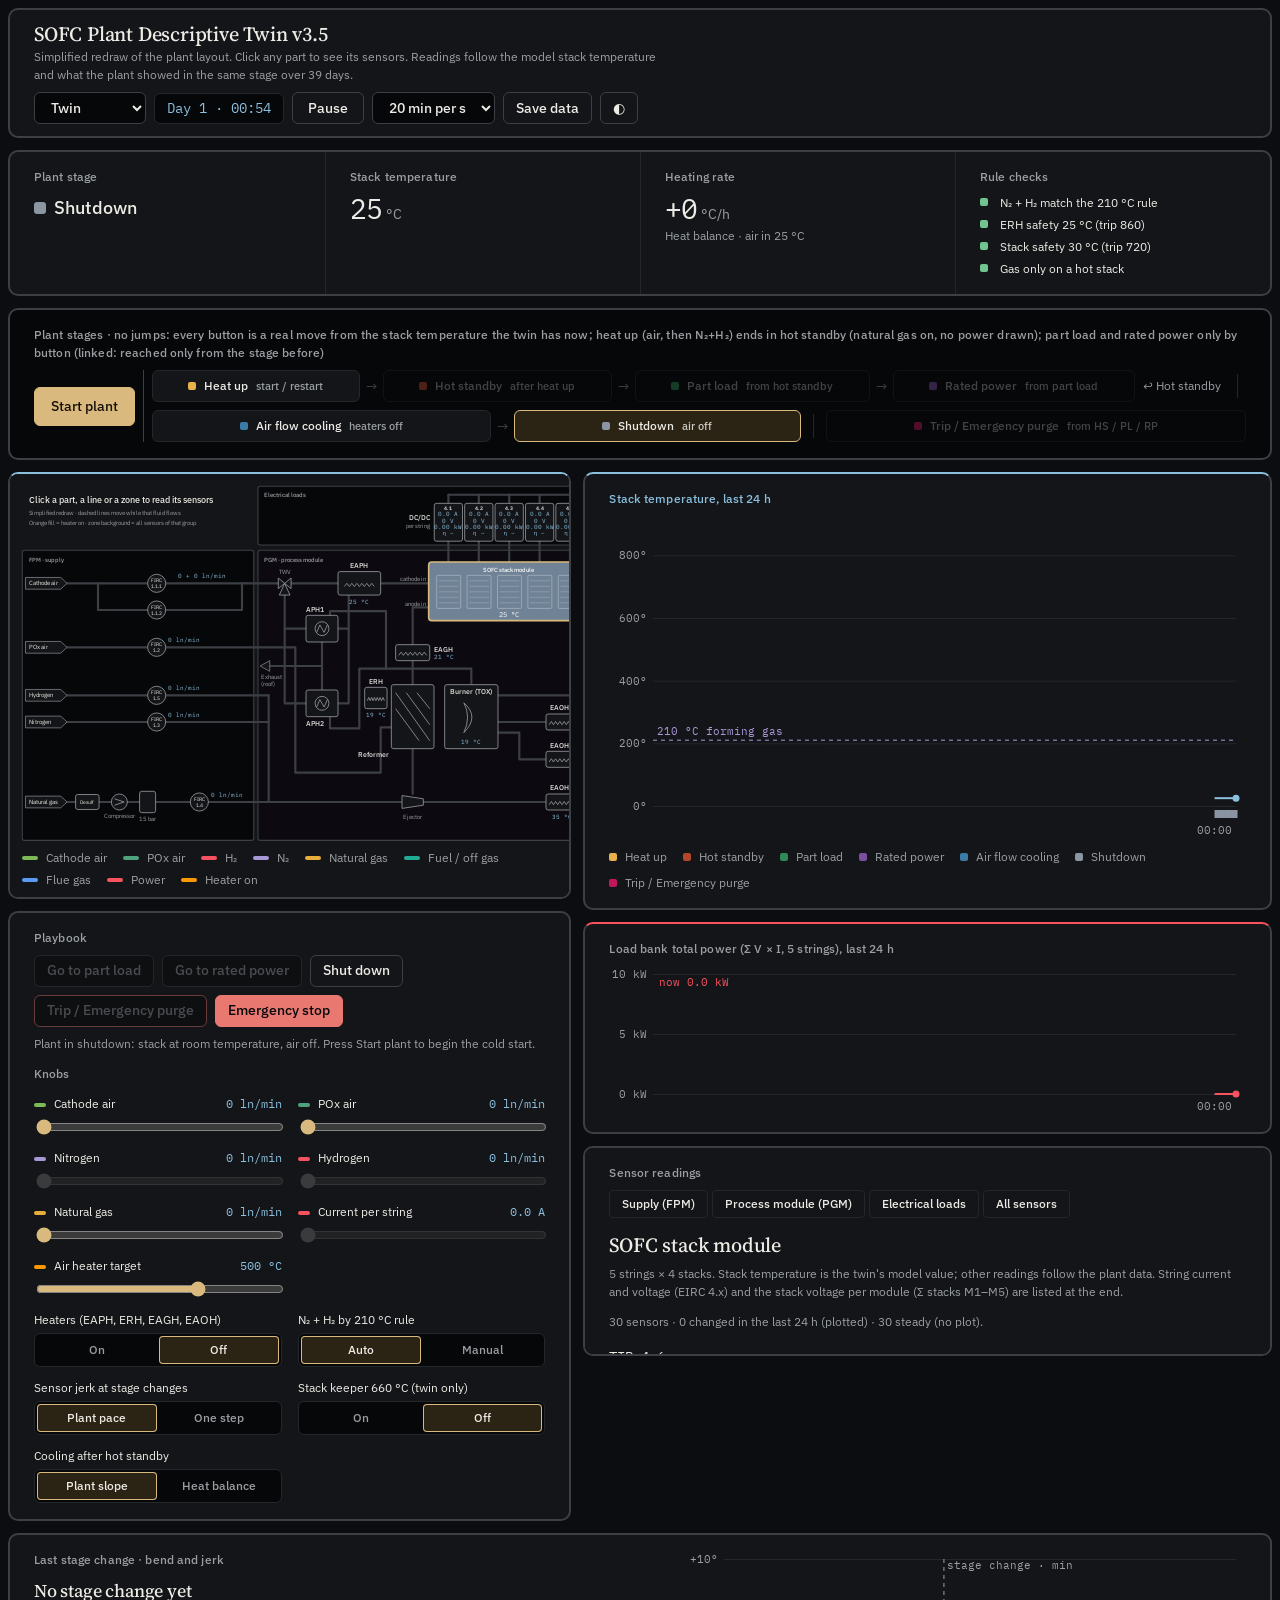
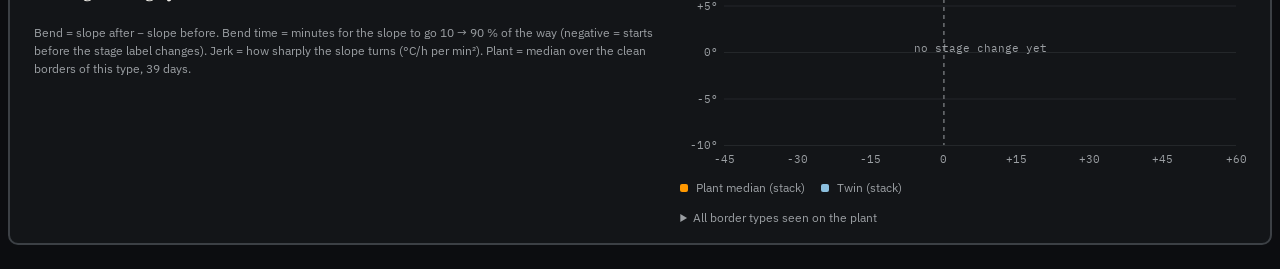
<file: 05_twin_2d/index.html>
<!doctype html>
<html lang="en">
<head>
<meta charset="utf-8">
<meta name="viewport" content="width=device-width, initial-scale=1">
<title>SOFC Plant Descriptive Twin v3.5</title>
<meta name="description" content="2D twin of the SOFC plant: run the stages, read every sensor against 39 days of plant data, play back a data file.">
<script>try{if(localStorage.getItem("theme")==="light")document.documentElement.dataset.theme="light"}catch(e){}</script>
<link rel="preconnect" href="https://fonts.googleapis.com">
<link rel="preconnect" href="https://fonts.gstatic.com" crossorigin>
<link rel="stylesheet" href="https://fonts.googleapis.com/css2?family=Source+Serif+4:opsz,wght@8..60,400..600&family=IBM+Plex+Sans:wght@400;500;600&family=IBM+Plex+Mono:wght@400;500&display=swap">
<link rel="stylesheet" href="style.css">
<link rel="manifest" href="manifest.webmanifest">
<link rel="icon" href="icons/icon-192.png">
<meta name="theme-color" content="#121519">
</head>
<body>

<div class="wrap">
  <header>
    <div>
      <h1>SOFC Plant Descriptive Twin v3.5</h1>
      <p class="sub">Simplified redraw of the plant layout. Click any part to see its sensors. Readings follow the model stack temperature and what the plant showed in the same stage over 39 days.</p>
    </div>
    <div class="bar">
      <select id="source" aria-label="Data source" title="Twin = simulation · Data file = play back a CSV (e.g. the generated 6-month data)">
        <option value="twin">Twin</option>
        <option value="file">Data file…</option>
      </select>
      <input type="file" id="fileIn" accept=".csv,.gz,.txt" hidden>
      <span class="clock" id="clock">Day 1 · 00:00</span>
      <input type="range" id="seek" min="1" max="1" value="1" hidden aria-label="Position in the data file">
      <button id="play" type="button">Pause</button>
      <select id="speed" aria-label="Simulation speed">
        <option value="5">5 min per s</option>
        <option value="20" selected>20 min per s</option>
        <option value="60">1 h per s</option>
        <option value="360">6 h per s</option>
        <option value="1440">1 day per s</option>
      </select>
      <button id="saveBtn" type="button" title="Download every recorded minute (up to the last 48 h) as a CSV file">Save data</button>
      <button id="themeBtn" type="button" aria-label="Switch light or dark theme" title="Light / dark">◐</button>
    </div>
  </header>

  <section class="panel status" aria-label="Plant status">
    <div><p class="lbl">Plant stage</p><span class="pill" id="stage"><i></i><span>…</span></span></div>
    <div><p class="lbl">Stack temperature</p><span class="big" id="tStack">25</span><span class="unit">°C</span></div>
    <div><p class="lbl">Heating rate</p><span class="big" id="slope">0</span><span class="unit">°C/h</span><p class="src-tag" id="slopeSrc"></p></div>
    <div><p class="lbl">Rule checks</p><ul class="checks" id="checks"></ul></div>
  </section>

  <section class="panel hi" aria-label="Plant stages">
    <p class="lbl">Plant stages · no jumps: every button is a real move from the stack temperature the twin has now; heat up (air, then N₂+H₂) ends in hot standby (natural gas on, no power drawn); part load and rated power only by button (linked: reached only from the stage before)</p>
    <div class="stagerow">
      <button type="button" class="start" id="startBtn">Start plant</button>
      <span class="sep" aria-hidden="true"></span>
      <div class="stages" id="stages"></div>
    </div>
  </section>

  <div class="top">
    <div class="main">
    <section class="panel draw focus" aria-label="Plant schematic">
      <svg id="pid" viewBox="0 0 1200 680" role="group" aria-label="Plant schematic. Each part is a button that shows its sensor readings.">
        <rect class="zone" data-group="fpm" x="8" y="128" width="434" height="544" rx="4" fill="var(--zone)"/>
        <rect class="zone" data-group="pgm" x="450" y="128" width="742" height="544" rx="4" fill="var(--zone2)"/>
        <rect class="zone" data-group="loads" x="450" y="8" width="742" height="110" rx="4" fill="var(--zone)"/>
        <text x="20" y="150" class="zl">FPM · supply</text>
        <text x="462" y="150" class="zl">PGM · process module</text>
        <text x="462" y="28" class="zl">Electrical loads</text>
        <text x="20" y="40" class="t" style="font-size:16px">Click a part, a line or a zone to read its sensors</text>
        <text x="20" y="62" class="m" style="font-size:12px">Simplified redraw · dashed lines move while that fluid flows</text>
        <text x="20" y="80" class="m" style="font-size:12px">Orange fill = heater on · zone background = all sensors of that group</text>
        <g id="pipes"></g>
        <g id="parts"></g>
      </svg>
      <div class="fl" id="fluidLegend"></div>
    </section>
    <section class="panel ctl" aria-label="Knobs">
      <div>
        <p class="lbl">Playbook</p>
        <div class="scen">
          <button type="button" data-scen="load">Go to part load</button>
          <button type="button" data-scen="rated">Go to rated power</button>
          <button type="button" data-scen="down">Shut down</button>
          <button type="button" class="trip" id="tripBtn">Trip / Emergency purge</button>
          <button type="button" class="estop" id="estopBtn" title="Everything off at once, air included">Emergency stop</button>
        </div>
        <p class="scenlbl" id="scenLbl"></p>
      </div>
      <p class="lbl" style="margin:0">Knobs</p>
      <div class="knobs" id="knobs"></div>
      <div class="knobs">
        <div class="row"><div class="hd"><span>Heaters (EAPH, ERH, EAGH, EAOH)</span></div>
          <div class="seg" role="group" aria-label="Heaters"><button type="button" id="hOn">On</button><button type="button" id="hOff">Off</button></div></div>
        <div class="row"><div class="hd"><span>N₂ + H₂ by 210 °C rule</span></div>
          <div class="seg" role="group" aria-label="Forming gas rule"><button type="button" id="fgA">Auto</button><button type="button" id="fgM">Manual</button></div></div>
        <div class="row"><div class="hd"><span>Sensor jerk at stage changes</span></div>
          <div class="seg" role="group" aria-label="Sensor jerk at stage changes"><button type="button" id="jOn">Plant pace</button><button type="button" id="jOff">One step</button></div></div>
        <div class="row"><div class="hd"><span>Stack keeper 660 °C (twin only)</span></div>
          <div class="seg" role="group" aria-label="Stack keeper"><button type="button" id="kpOn">On</button><button type="button" id="kpOff">Off</button></div></div>
        <div class="row"><div class="hd"><span>Cooling after hot standby</span></div>
          <div class="seg" role="group" aria-label="Cooling slope after hot standby"><button type="button" id="pcOn">Plant slope</button><button type="button" id="pcOff">Heat balance</button></div></div>
      </div>
    </section>
    </div>

    <div class="side">
    <section class="panel focus stack" aria-label="Stack temperature trend">
      <p class="lbl">Stack temperature, last 24 h</p>
      <canvas id="trend" aria-label="Stack temperature, last 24 hours"></canvas>
      <div class="legend" id="legend"></div>
    </section>
    <section class="panel pwr" aria-label="Power trend">
      <p class="lbl">Load bank total power (Σ V × I, 5 strings), last 24 h</p>
      <canvas id="power" aria-label="Load bank total power, last 24 hours"></canvas>
    </section>
    <section class="panel read" aria-live="polite">
      <p class="lbl">Sensor readings</p>
      <div class="gchips" id="gChips" role="group" aria-label="Show all sensors of a group"></div>
      <h2 id="pTitle">Stack</h2>
      <p class="desc" id="pDesc"></p>
      <p class="psum" id="pSum"></p>
      <ul class="rows" id="pRows"></ul>
      <p class="src-note">Bar: plant range in this stage over 39 days (light band p10 to p90, track p2 to p98); tick = twin reading. Flows set by a knob read the knob. After a stage change, slow sensors move to the new level at the plant’s pace. Plot under a reading: that sensor in the twin over the last 24 h (same time axis as the stack trend, colour strip = stage); only drawn for readings that changed. Tap a plot to enlarge it.</p>
    </section>
    </div>
  </div>

  <section class="panel bendp" aria-label="Last stage change: bend and jerk">
    <div>
      <p class="lbl">Last stage change · bend and jerk</p>
      <h2 id="bTitle">No stage change yet</h2>
      <p class="desc" id="bNote"></p>
      <table class="btab" id="bTab"></table>
      <p class="src-note">Bend = slope after − slope before. Bend time = minutes for the slope to go 10 → 90 % of the way (negative = starts before the stage label changes). Jerk = how sharply the slope turns (°C/h per min²). Plant = median over the clean borders of this type, 39 days.</p>
    </div>
    <div>
      <canvas id="bChart" aria-label="Stack temperature change around the last stage change: plant median vs twin"></canvas>
      <div class="legend"><span><i style="background:var(--heat)"></i>Plant median (stack)</span><span><i style="background:var(--chart)"></i>Twin (stack)</span></div>
      <details class="ball"><summary>All border types seen on the plant</summary><table class="btab" id="bAll"></table></details>
    </div>
  </section>
</div>

<script src="data/sensors.js"></script>
<script src="data/bends.js"></script>
<script src="app.js"></script>
<script>if (location.protocol.startsWith('http') && 'serviceWorker' in navigator) navigator.serviceWorker.register('sw.js');</script>
</body>
</html>
</file>
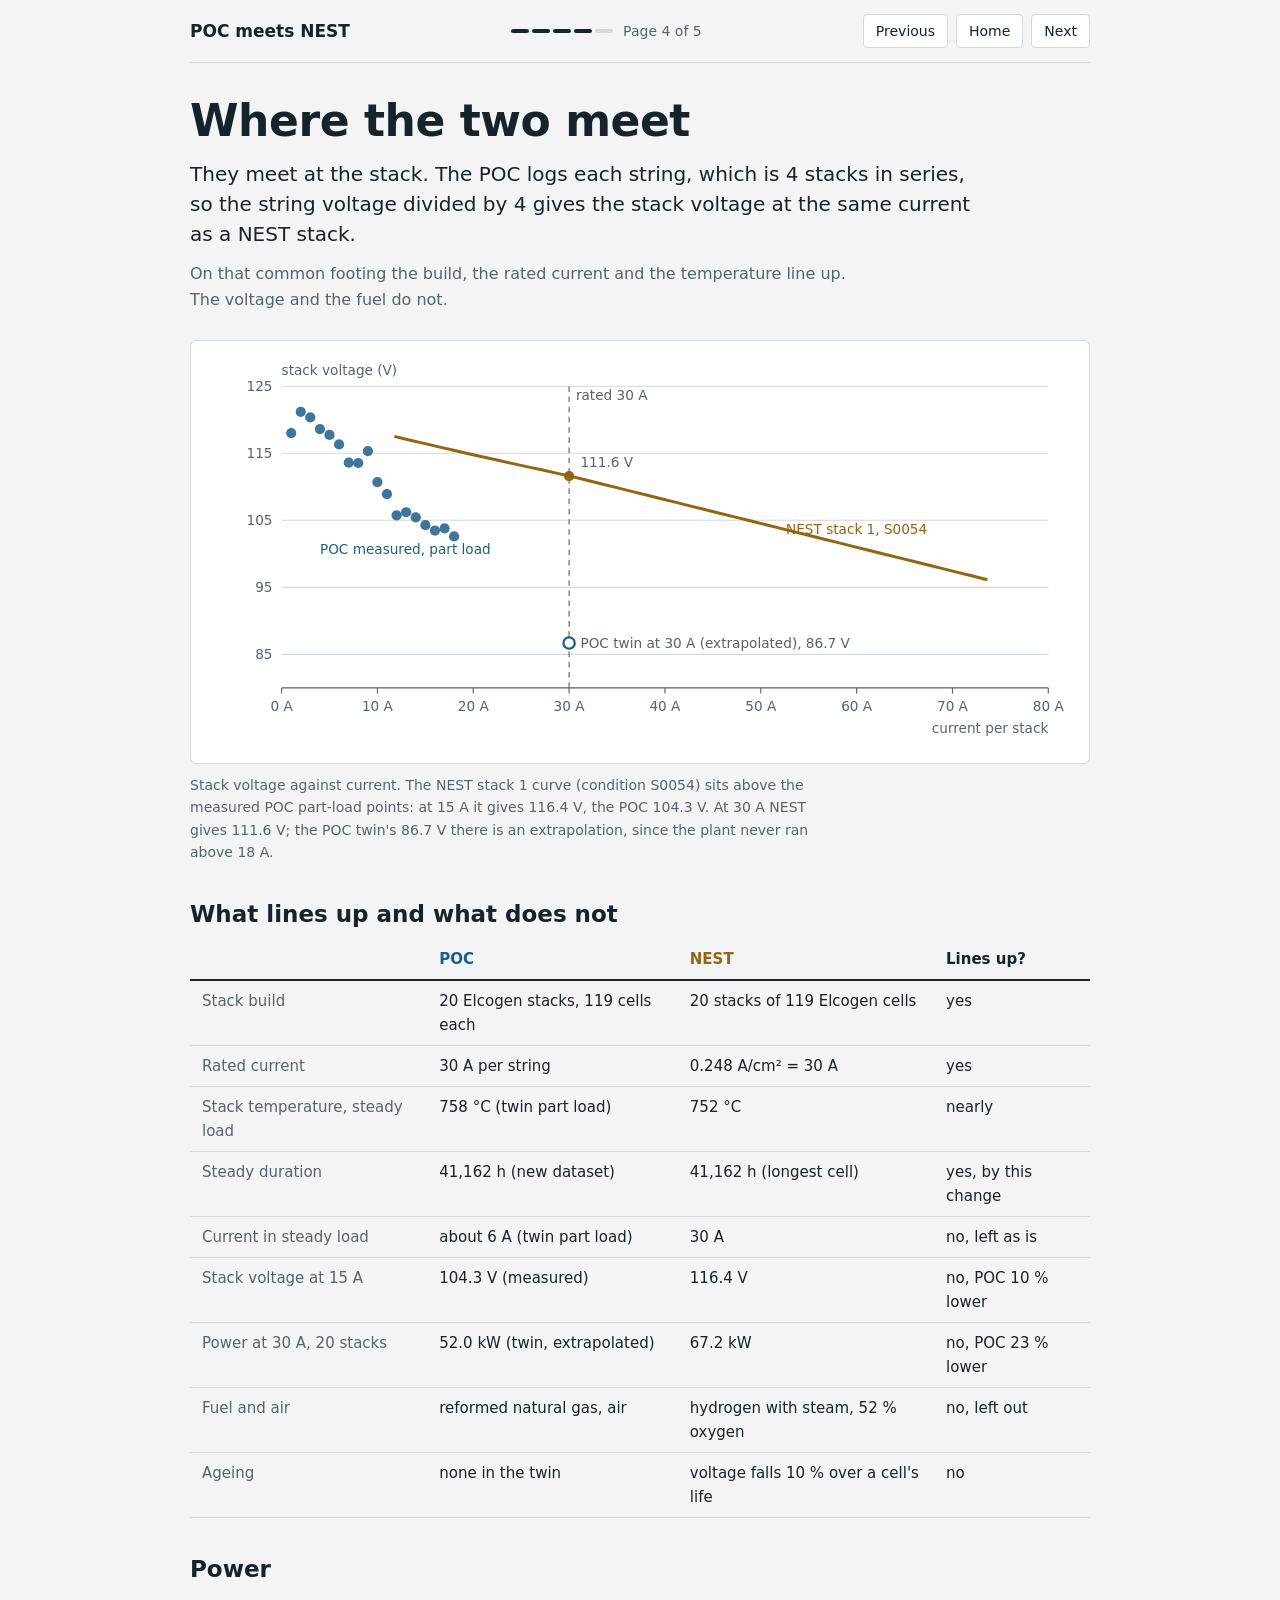
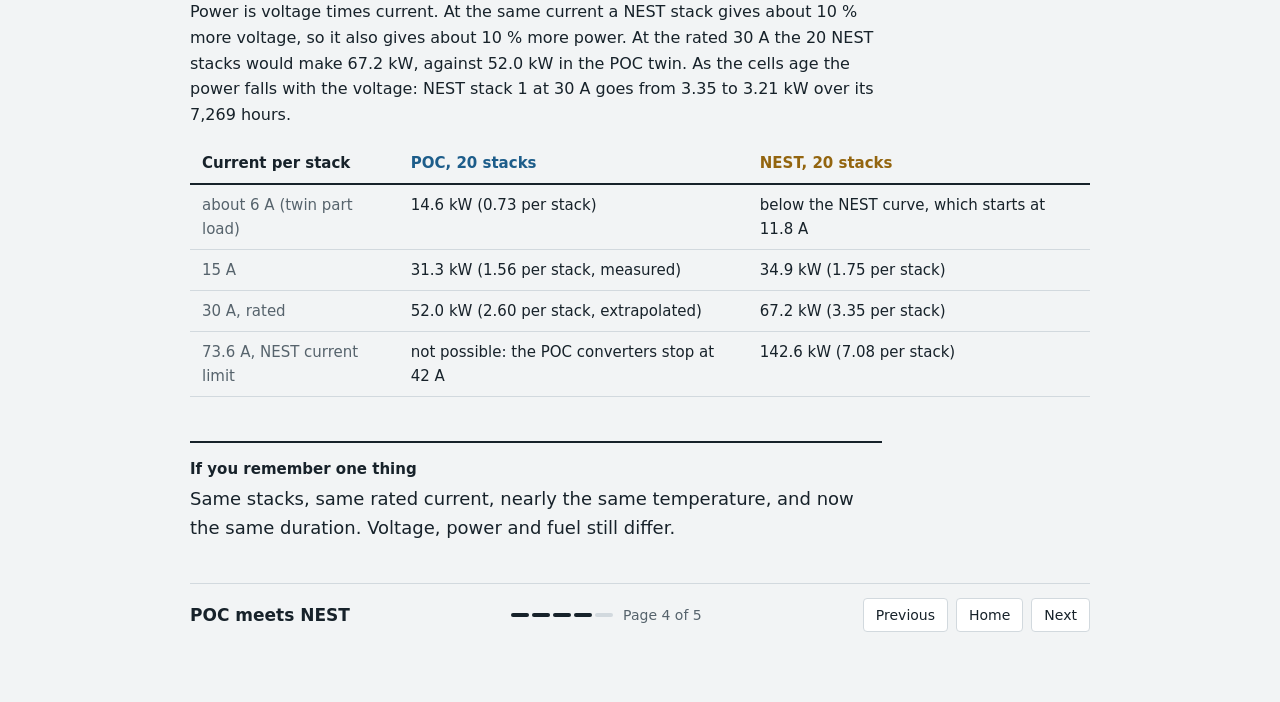
<file: 04_synthetic_data/datasets/POC Stages and NEST Stacks_files/_t.html>
<!DOCTYPE html>
<!-- saved from url=(0102)https://2ae7e3cd-52ce-40ca-b885-592523839253.frame.claudeusercontent.com/_f/1795522760-0074/match.html -->
<html lang="en"><head><meta http-equiv="Content-Type" content="text/html; charset=UTF-8"><!-- frame-runtime --><script>window.__FRAME_PREAMBLE={"v":1,"cred":"cookie","capabilities":{"artifact":"artifact.qX3cvjCP.js","assets":"assets.DblGe3uy.js","call":"call.CVoYmyGP.js","comments":"comments.JKEzJr0r.js","db":"db.DM2o29RC.js","desktop":"desktop.CXuIZ5Ts.js","dictation":"dictation.CVPpurMy.js","downloads":"downloads.DnCW5sFN.js","embed":"embed.vMwZNoAB.js","endpoints":"endpoints.BklHYiLS.js","files":"files.C9J360vx.js","mcp":"mcp.BUJKV3_8.js","network":"network.B5UA9Su4.js","paste":"paste.40xLJMHt.js","permissions":"permissions.D-Yk9Ucs.js","reads":"reads.B0yO7GRe.js","room":"room.DIwoe5_k.js","sample":"sample.D65_io2g.js","self":"artifact.qX3cvjCP.js","tts":"tts.Cw-q9HhC.js","user":"user.BcLAVLEd.js"},"transforms":"_transforms.C6vTfpQY.js","comments":"_comments.B0IPjg-l.js","translate":"_translate.4yvrS3QV.js"}                                                                                                                                                                            </script><script>(function(){"use strict";function or(t){return t==="cookie"||t==="query"?t:void 0}function ar(t){return typeof t=="number"&&Number.isSafeInteger(t)&&t>0?t:void 0}var Fn=3e5;function ir(t,e){try{const r=t("navigation")[0],o=[r.responseStart,r.redirectEnd-r.redirectStart,r.domContentLoadedEventStart,e(),r.connectEnd-r.domainLookupStart,r.responseStart-r.requestStart];r.requestStart>0||(o.length=4);for(let a=0;a<o.length;a++)if(o[a]>=0&&o[a]<=3e5)o[a]=o[a]|0;else{if(a<4)return;o.length=4}return o}catch{return}}var sr=["light","dark","system"];function lr(t){if(t===null||typeof t!="object")return!1;const e=t.__frame_init;return e!==null&&typeof e=="object"}function cr(t){return t!==null&&typeof t=="object"&&t.__frame_size_poke===!0}function ur(t){if(t===null||typeof t!="object")return!1;const e=t.__frame_host_visible;return e!==null&&typeof e=="object"&&typeof e.visible=="boolean"}function fr(t){if(t===null||typeof t!="object")return!1;const e=t.__frame_theme;if(e===null||typeof e!="object")return!1;const r=e.theme;return typeof r=="string"&&sr.includes(r)}var dr=["ok","empty","snapshot_error","snapshot_timeout","unclonable","oversize","unavailable","restore_error","withheld"],pr=["TypeError","RangeError","ReferenceError","SyntaxError","DataCloneError","QuotaExceededError","AbortError","TimeoutError","SecurityError","Error","other"];function hr(t){return typeof t=="string"&&pr.includes(t)?t:"other"}var mr=Object.freeze({until:null,now:!1}),vr="__claude_hot",yr="__claude_hot_in",_r=/^__claude_hot(?:_in)?(?::|$)/,tt=/^[0-9a-z]{1,32}$/,rt=t=>t===void 0?vr:"__claude_hot:"+t,Le=t=>t===void 0?yr:"__claude_hot_in:"+t;function gr(t,e){const r=[];for(let o=0;o<t.length;o++){const a=t.key(o);a!==null&&a!==e&&_r.test(a)&&r.push(a)}for(const o of r)t.removeItem(o)}function wr(t){try{const e=JSON.parse(t)?.tab;return typeof e=="string"&&tt.test(e)?e:void 0}catch{return}}function br(t){let e=null;try{e=Y(JSON.parse(t)?.hot)}catch{return null}return e===null||typeof e.k!="string"||!tt.test(e.k)?null:ye(e.g)?{k:e.k,g:e.g}:{k:e.k}}var In=262144,Er=5e3,St=/^[a-z0-9._:-]{1,64}$/,Sr=["none","hot-restart","hard-reload"],kr=["asset","doc","added","removed"],Rr=1500,Tr=/^[0-9a-f]{64}$/;function Y(t){return t!==null&&typeof t=="object"?t:null}function ye(t){return typeof t=="number"&&Number.isInteger(t)&&t>=0&&t<2**31}function kt(t){return t===void 0||typeof t=="number"&&Number.isFinite(t)}function Ar(t){return t===void 0||typeof t=="string"&&St.test(t)}function Rt(t){const e=Y(t);return e!==null&&(e.until===null||typeof e.until=="number"&&Number.isFinite(e.until))&&typeof e.now=="boolean"}function nt(t){const e=Y(t);return e!==null&&typeof e.ver=="string"&&e.ver.length<=128&&kt(e.seq)&&typeof e.handoff=="string"&&dr.includes(e.handoff)&&Ar(e.note)}function Tt(t){const e=Y(t);return e!==null&&ye(e.gen)&&(e.phase==="final"||e.phase==="pending")&&(e.from===null||nt(e.from))}function Or(t){const e=Y(t);return e!==null&&e.kv===1&&ye(e.gen)&&nt(e.from)&&Object.hasOwn(e,"data")}function Lr(t){const e=Y(t);return e!==null&&e.__frame_hot_snapshot===!0&&ye(e.gen)&&typeof e.timeoutMs=="number"&&e.timeoutMs>=0&&e.timeoutMs<=6e4&&(e.handoff===void 0||typeof e.handoff=="boolean")&&(e.deadline===void 0||Rt(e.deadline))&&kt(e.seq)&&(e.note===void 0||typeof e.note=="string")&&(e.key===void 0||typeof e.key=="string")}function Mr(t){const e=Y(t);return e!==null&&e.__frame_hot_start===!0&&ye(e.gen)&&nt(e.from)}function Pr(t){return typeof t=="string"&&t.length>=1&&t.length<=128}function At(t){return Y(t)!==null&&!Array.isArray(t)}function Nr(t){const e=Y(t);return e!==null&&e.__frame_cap_grant===!0&&typeof e.cap=="string"&&Pr(e.ver)&&(e.grant===void 0||At(e.grant))&&(e.budgets===void 0||At(e.budgets)&&Object.values(e.budgets).every(Number.isFinite))&&(e.brokerGen===void 0||ye(e.brokerGen))}function Cr(t){const e=Y(t);return e!==null&&e.__frame_cap_rewired===!0&&(e.caps===void 0||Array.isArray(e.caps)&&e.caps.every(r=>typeof r=="string"))&&(e.brokerGen===void 0||ye(e.brokerGen))}function Ke(t){const e=Y(t);return e!==null&&typeof e.ver=="string"&&e.ver.length<=128&&Number.isFinite(e.seq)}function Ot(t){if(t==null||typeof t=="string")return!0;const e=Y(t);return e!==null&&typeof e.doc=="string"&&typeof e.profile=="string"}function Fr(t){const e=Y(t);return e!==null&&typeof e.path=="string"&&kr.includes(e.kind)&&Ot(e.from)&&Ot(e.to)}function Ir(t){return t===null?null:Object.freeze(t.filter(Fr))}function Hr(t){const e=Y(t);return e!==null&&e.__frame_hot_update===!0&&Number.isFinite(e.id)&&Ke(e.from)&&Ke(e.to)&&(e.changed===null||Array.isArray(e.changed))&&Sr.includes(e.required)&&Rt(e.deadline)&&typeof e.verdictTimeoutMs=="number"&&e.verdictTimeoutMs>=0&&e.verdictTimeoutMs<=6e4&&(e.preflight===void 0||typeof e.preflight=="string"&&Tr.test(e.preflight))}function jr(t){const e=Y(t);return e!==null&&e.__frame_hot_readdress===!0&&Ke(e.from)&&Ke(e.to)}var _e=/^[\w.-]+\.js$/;function qr(t,e,r){return r?"inert":typeof e=="string"&&_e.test(e)?t?[e]:"inert":t?"inert":"framed"}var Lt=Object.freeze({[Symbol("claude.hot.restart")]:!0});function Mt(t,e){let r;try{r=t??sessionStorage}catch{return null}const o=rt(e?.k),a=Le(e?.k);let l=null;try{l=r.getItem(o)}catch{}try{r.removeItem(o)}catch{}try{gr(r,a)}catch{}let c=null;if(l!==null&&!(e!==null&&e.g===void 0))try{const d=JSON.parse(l);Or(d)&&(e===null||d.gen===e.g)&&(c=d)}catch{}if(c===null)try{r.removeItem(a)}catch{}return c}function Pt(){const t=/^\/_f\/([^/]{1,128})\//.exec(location.pathname);return t?t[1]:""}var Br=/^[^/\\?#]{1,128}$/,ot=t=>Br.test(t)&&t!=="."&&t!=="..";function Nt(t,e,r){const o=new URL(t),a="/_f/"+e+"/";if(!e||!o.pathname.startsWith(a)||!ot(r))return null;const l=o.search.slice(1).split("&").filter(c=>!/^__frame_t(?:=|$)/.test(c)).join("&");return o.origin+"/_f/"+r+"/"+o.pathname.slice(a.length)+(l?"?"+l:"")+o.hash}var ze="{}";function Me(t){if(!t)return null;const e={ver:t.ver,handoff:t.handoff};return t.seq!==void 0&&(e.seq=t.seq),t.note!==void 0&&(e.note=t.note),e}function Ct(t,e){return t!==null&&t.note===void 0&&e?.note!==void 0?{...t,note:e.note}:t}function Ft(t){const e=t?.k;return e!==null&&typeof e=="object"?e:void 0}function Dr(t,e,r,o=null){const a=setTimeout,l=clearTimeout,c=queueMicrotask,d=performance.now.bind(performance),N=new TextEncoder;let C=null,R=null;try{C=history,R=C.replaceState.bind(C)}catch{}const _=(...n)=>{try{console.warn(...n)}catch{}};let M=Pt(),A=null;try{A=sessionStorage}catch{}const w={storage:A,fetch:typeof fetch=="function"?fetch.bind(globalThis):null,entry:location.origin+location.pathname+location.search,ver:M,priors:[],key:o?.k};let I=o?.k;const H=typeof requestAnimationFrame=="function"?requestAnimationFrame:n=>a(()=>n(d()),16);let m=e?.data??{},Z=Me(e?.from),K=e?.gen??0,J=e!==null,B=!1,D=!1,W=null,ae=!1;const pe=new AbortController;let he=null,F=null,b=null,j=!1,z=()=>{};const $=new Promise(n=>{z=n});let ee=!1,be=!1,me=!1,s,h=null,g=null,T=!1,U=!1,q=!1,x=!1;const ie=n=>{for(const u of[rt(n),Le(n)])try{A?.removeItem(u)}catch{}},G=(n,u)=>{try{u!==null&&r.post(n,u)}catch{}},Ye=()=>q||=T&&(F===null||U),oe=()=>{const n={__frame_hot:!0,ready:F!==null,accept:b!==null,demand:!0};x=!q,x&&(n.booting=!0),ee&&(n.readData=!0),me&&(n.threw=!0),h?.assess&&(n.preflight=!0),G(n,W)};let Ie=!1,He=!1,ve=!1,se=0,je=!1;const qe=()=>{Ie||!ae||ve||(Ie=!0,G({__frame_reveal_hold:!0},"*"))},Be=()=>new Promise(n=>{let u,f=0;const y=O=>{if(u===void 0)u=O;else if(O!==u||++f>=8){n();return}try{H(y)}catch{n()}};try{H(y)}catch{n()}}),Ee=()=>{ve||(se=d()),ve=!0,G({__frame_reveal_ready:!0},"*")},Se=n=>{He||(He=!0,n.then(u=>{if(u===!1)return;let f=null;try{f=h?.settle?.()??null}catch{}return(f===null?Be():new Promise(y=>{a(y,50),Promise.resolve(f).then(y,y)}).then(Be)).then(Ee)}))},Je=()=>{if(je||!ve)return;je=!0;const n=()=>{try{h?.afterReveal?.()}catch{}};n(),Be().then(()=>{n(),Ee()})},ke=(n=!1)=>{if(j||F===null||!J||!D)return;j=!0;const u=F,f=m;c(()=>{let y;try{y=u(f)}catch(L){throw z(!1),L}let O=!1;try{O=typeof y?.then=="function"}catch{}if(!O){z(!0);return}Promise.resolve(y).then(()=>z(!0),L=>{z(!1),c(()=>{throw L})})}),Se(n?$:r.dcl.then(()=>$))},Re=n=>typeof n=="string"&&St.test(n)?n:void 0,le=n=>{const u={__frame_hot_restart:!0},f=Re(n?.note);f!==void 0&&(u.note=f),n?.required==="hard-reload"&&(u.required="hard-reload"),G(u,W)},De=Object.freeze({get data(){return D||(be=!0),!J&&!ee&&(ee=!0,D&&oe()),m},get from(){return Z},get gen(){return K},signal:pe.signal,snapshot(n){typeof n=="function"&&(he=n)},ready(n){typeof n!="function"||F!==null||(F=n,qe(),oe(),B&&G({__frame_hot_ready:!0,gen:K},W),ke())},accept(n){typeof n=="function"&&(b=n,oe())},restart(n){const u={note:n?.note,required:n?.required};if(D){le(u);return}const f=s;s={note:Re(f?.note)??u.note,required:f?.required==="hard-reload"||u.required==="hard-reload"?"hard-reload":void 0}}}),Ue=()=>{if(g===null||h===null||p>=0&&!re)return;const[n,u]=g;g=null;try{h.afterStart(n,u,ve?d()-se:void 0)}catch{}},Xe=(n,u,f)=>{n.then(y=>{y!==!1&&(g=[u,f],Ue())})},xe=n=>{e!==null&&be&&(ee=!0),m={},Z=null,K=0;try{A?.removeItem(Le(o?.k))}catch{}e!==null&&!n&&Se(r.dcl.then(()=>F!==null?$:void 0))},i=()=>{Se(r.dcl.then(()=>F!==null?$:void 0)),Xe(r.dcl,Ft(e),!1)};try{addEventListener("error",()=>{me||F!==null||(me=!0,oe())})}catch{}const v=()=>{a(()=>{!q&&Ye()&&x&&oe()},0)};try{T=document.readyState==="complete",T||addEventListener("load",()=>{T=!0,v()},{once:!0})}catch{T=!0}Ye(),$.then(()=>{U=!0,v()});let p=-1,E,te,V=!0,re=!1,_t,Qe=null;const gt=n=>{const u=Qe===null;Qe=V&&n[0]!=="withheld"?n:["withheld",n[1],ze];let f=n[0];if(V&&f!=="withheld"){const O={ver:M,handoff:f};E!==void 0&&(O.seq=E),te!==void 0&&(O.note=te);try{if(A===null)throw new Error("no storage");A.setItem(rt(I),'{"kv":1,"gen":'+p+',"from":'+JSON.stringify(O)+(_t!==void 0?',"k":'+JSON.stringify(_t):"")+',"data":'+(f==="ok"?n[2]:ze)+"}")}catch{f="unavailable"}}else{f="withheld",ie(I);try{h?.release?.()}catch{}}const y={__frame_hot_snapshotted:!0,gen:p,handoff:f,bytes:n[1]};n[3]!==void 0&&(y.errName=n[3]),G(y,W),u&&(f==="snapshot_error"||f==="unclonable"||f==="oversize")&&_("claude.hot: snapshot",f,n[3])},Te=n=>{try{return hr(n?.name)}catch{return"other"}},Ae=(n,u,f=0)=>gt(u===void 0?[n,f,ze]:[n,f,ze,Te(u)]),Rn=n=>{if(n.gen<=p)return;const u=p>=0;if(p=n.gen,E=n.seq,te=Re(n.note),typeof n.key=="string"&&tt.test(n.key)&&n.key!==I&&(ie(I),I=n.key),V&&=n.handoff!==!1,u){Qe!==null?gt(Qe):re&&G({__frame_hot_held:!0,gen:p},W);return}pe.abort();const f=Object.freeze({handoff:V,timeoutMs:n.timeoutMs,deadline:n.deadline??mr}),y=he,O=()=>{if(V)try{_t=h?.capture()}catch{}if(y===null){Ae("empty");return}let S=!1;const X=a(()=>{S||(S=!0,Ae("snapshot_timeout"))},Math.max(0,f.timeoutMs));Promise.resolve().then(()=>y(f)).then(Oe=>{if(S)return;S=!0,l(X);let ce;try{ce=JSON.stringify(Oe)}catch(wt){Ae("unclonable",wt);return}if(typeof ce!="string"){Ae("unclonable");return}let ue=ce.length;try{ue=N.encode(ce).length}catch{}if(ue>262144){Ae("oversize",void 0,ue);return}gt(["ok",ue,ce])},Oe=>{S||(S=!0,l(X),Ae("snapshot_error",Oe))})};let L=null;try{L=h?.holdForIme()??null}catch{}if(L===null)O();else{re=!0,G({__frame_hot_held:!0,gen:p},W);const S=()=>{re=!1,O()};L.then(S,S)}},Tn=n=>{if(!B||J||F===null||n.gen!==K)return;let u=null;try{u=Mt(A,o&&{k:o.k,g:n.gen})}catch{}if(u!==null&&u.gen!==n.gen){u=null;try{A?.removeItem(Le(o?.k))}catch{}}m=u?.data??{},Z=Ct(Me(u?.from??n.from),Me(n.from)),u!==null&&(K=u.gen),J=!0,B=!1,Xe($,Ft(u),!0),ke(!0)},er=n=>{const u=M,f=w.entry;let y="",O,L=null;try{if(y=location.href,O=C.state,L=Nt(y,u,n),L!==null)if(R(O,"",L),location.pathname.startsWith("/_f/"+n+"/"))L=location.href;else return{failed:"navigate event canceled"}}catch(S){return{failed:Te(S)}}M=w.ver=n,w.priors.push(u)>8&&w.priors.splice(1,1);try{w.entry=Nt(f,u,n)??f}catch{}return[L,u,f,y,O]},An=({from:n,to:u})=>{let f,y;if(!ot(u.ver))f="adopt_failed",y="not a version path segment";else if(u.ver===M)f="adopted";else if(!M||n.ver!==M)f="stale";else{const L=er(u.ver);"failed"in L?(f="adopt_failed",y=L.failed):f=L[0]===null?"adopt_skipped":"adopted"}y!==void 0&&_(`claude.hot: could not move this page's URL to its new version folder /_f/${u.ver}/ (${y})`);const O={__frame_hot_readdressed:!0,to:u.ver,at:M,outcome:f};G(O,W)};let Ze=0;const On=n=>{const u=b;if(u===null||n.id<=Ze)return;Ze=n.id;const f=h?.assess;if(n.preflight===void 0||f===void 0){tr(n,u);return}let y=!1;const O=X=>{y||(y=!0,l(S),n.id===Ze&&tr(n,u,X))},L=()=>O(f.timeout(n)),S=a(L,Rr+100);f.run(n,window).then(O,L)},tr=(n,u,f)=>{let y,O=!1,L=!1,S,X,Oe=null;const ce=P=>{if(L)return!1;if(S!==void 0&&S!==P)return _(`claude.hot: u.${P}() ignored - u.${S}() was called first`),!1;const fe=S===void 0;return S=P,fe},ue=P=>{S="restart",_(`claude.hot: ${P} - restarting`)},wt=()=>{if(!ce("adopt")||n.id!==Ze)return;const P=n.to.ver;if(et.required!=="none"){ue(`u.adopt() needs required 'none', it is '${et.required}'`);return}if(!ot(P)){ue("u.adopt() cannot address this version");return}if(!M||P===M)return;const fe=er(P);if("failed"in fe){X="adopt_failed",ue(`adopt_failed ${fe.failed}; URL not changed`);return}const[ne,Et,Pn,nr,Nn]=fe;ne===null?(X="adopt_skipped",_(`claude.hot: adopt_skipped - page already left /_f/${Et}/; URL not changed, update still applied`)):X="adopted",Oe=()=>{if(M===P){if(ne!==null)try{if(location.href!==ne)_("claude.hot: adopt_revert_skipped - update not applied; URL left where the page navigated");else{if(R(Nn,"",nr),location.href!==nr){_("claude.hot: adopt_revert_failed navigate event canceled - URL still at the new version");return}X="adopt_reverted",_("claude.hot: adopt_reverted - adopt() was called but the handler threw; URL restored")}}catch(Cn){_(`claude.hot: adopt_revert_failed ${Te(Cn)} - URL still at the new version`);return}M=w.ver=Et,w.entry=Pn,w.priors[w.priors.length-1]===Et&&w.priors.pop(),ne===null&&(X=void 0)}}},et=Object.freeze({from:{ver:n.from.ver,seq:n.from.seq},to:{ver:n.to.ver,seq:n.to.seq},changed:Ir(n.changed),required:n.required,deadline:n.deadline,adopt:wt,defer(){return ce("defer")&&et.deadline.now&&ue("u.defer() past the deadline"),Lt},restart(P){return ce("restart"),S==="restart"&&!L&&(y??=Re(P?.note),O||=P?.required==="hard-reload"),Lt},...f?.update}),Ln=(P,fe)=>{L=!0,P==="threw"?(Oe?.(),y??=Te(fe).toLowerCase()):S===void 0&&_(P==="timeout"?"claude.hot: accept handler did not answer in time - restarting":"claude.hot: accept handler settled without defer/restart/adopt - restarting");const ne={__frame_hot_verdict:!0,id:n.id};ne.verdict=P==="threw"||S===void 0||S==="restart"?"restart":S==="adopt"?"applied":"deferred",ne.verdict==="restart"&&(O&&(ne.required="hard-reload"),y!==void 0&&(ne.note=y)),X!==void 0&&(ne.verdict==="applied"||X!=="adopted")&&(ne.adopt=X),G(Object.assign(ne,f?.verdict),W)};let rr=!1;const bt=(P,fe)=>rr?!1:(rr=!0,l(Mn),Ln(P,fe),!0),Mn=a(()=>bt("timeout"),n.verdictTimeoutMs);Promise.resolve().then(()=>u(et)).then(()=>bt("settled"),P=>{!bt("threw",P)&&S==="adopt"&&le({note:Te(P).toLowerCase()}),_("claude.hot: accept",Te(P))})};try{t.hot===void 0&&Object.defineProperty(t,"hot",{value:De,writable:!1,configurable:!1,enumerable:!1})}catch{}return{hot:De,boot:w,afterConnect(){ae=!0,(e!==null||F!==null)&&qe()},onInit(n,u){W=u,D=!0;const f=Tt(n)?n:null;f?.phase==="final"&&e!==null&&e.gen===f.gen?(J=!0,Z=Ct(Z,Me(f.from)),i()):(B=f?.phase==="pending",xe(B),J=!B,K=f?.gen??0,Z=Me(f?.from)),oe(),x&&a(()=>{q||(q=!0,oe())},Er),B&&F!==null&&G({__frame_hot_ready:!0,gen:K},u),s!==void 0&&(le(s),s=void 0),ke()},onNoInit(){D=!0,xe(!1),J=!0,ke()},onShell(n){return n?.__frame_revealed===!0?(Je(),!1):Lr(n)?(Rn(n),!0):Mr(n)?(Tn(n),!0):Hr(n)?(On(n),!0):jr(n)?(An(n),!0):!1},attachExtras(n){h=n,Ue(),n.assess&&oe()},inSlot:()=>Le(I)}}var Ur=256;function at(t,e,r){for(const o of t)r(o)&&t.delete(o);t.size>=Ur&&!t.has(e)&&t.delete(t.values().next().value),t.add(e)}function Pe(t,e,r,o){try{const a=t[e];if(typeof a!="function")return;t[e]=function(...l){if(o){let d;try{d=o(this)}catch{}if(d!==void 0)return d}const c=a.apply(this,l);try{r?.(this)}catch{}return c}}catch{}}var xr=()=>{},it;function Kr(){if(it)return it;const t={media:new Set,contexts:new Set,wakeLocks:new Set,gate:null,refuse:null,onStart:null,onStop:null};it=t;const e=c=>t.gate?.(c),r=c=>{t.onStop?.(c)},o=window.HTMLMediaElement?.prototype;o&&(Pe(o,"play",c=>{at(t.media,c,d=>d.paused),t.onStart?.(c)},e),Pe(o,"pause",r));const a=window.AudioContext,l=window.AudioNode?.prototype;a&&l&&(Pe(l,"connect",c=>{const d=c.context;d instanceof a&&(at(t.contexts,d,N=>N.state==="closed"),t.onStart?.(d))}),Pe(a.prototype,"resume",void 0,e),Pe(a.prototype,"suspend",r));try{const c=window.WakeLock?.prototype,d=c?.request;c&&typeof d=="function"&&(c.request=function(...N){if(t.refuse)return t.refuse();const C=d.apply(this,N);return Promise.resolve(C).then(R=>{at(t.wakeLocks,R,_=>_.released),t.onStart?.(R)},xr),C})}catch{}return t}function zr(t){let e=window;for(let r=0;e.parent&&e.parent!==e&&r<8;r++)if(e=e.parent,t(e))return!0;return!1}function Wr(){let t=null;const e=()=>t??parent,r=o=>t?o===t:zr(a=>a===o);return{post(o,a){if(t){e().postMessage(o,a);return}let l=parent;for(let c=0;c<8&&(l.postMessage(o,a),!(!l.parent||l.parent===l));c++)l=l.parent},on(o){const a=l=>{const c=l.source;r(c)&&o(l.data,l.origin,l.isTrusted,()=>{t??=c})};return addEventListener("message",a),()=>removeEventListener("message",a)},port:o=>({post(a,l){if(l?.activation){e().postMessage(a,{targetOrigin:o,includeUserActivation:!0,...l.transfer&&{transfer:l.transfer}});return}if(l?.transfer){e().postMessage(a,o,l.transfer);return}e().postMessage(a,o)},on(a,l){const c=d=>{r(d.source)&&d.origin===o&&a(d.data,d)};return addEventListener("message",c,l),()=>removeEventListener("message",c,l)}})}}function $r(){const t={post:()=>{},on:()=>()=>{}};return{...t,port:()=>t}}var Gr=500,Vr=2e4,Yr="data-token-reads",Jr="data-frame-refused-watch",Xr="data-frame-unsupported",Qr=/(?:^|\s)stylesheet(?:\s|$)/i;function Zr(t,e){let r="";if(t instanceof HTMLScriptElement?r=t.src:t instanceof HTMLLinkElement&&Qr.test(t.rel)&&(r=t.href),!r)return null;try{const o=new URL(r);return o.origin===location.origin&&o.pathname.startsWith(e)?o.origin+o.pathname:null}catch{return null}}function en(t,e,r){if(!t||e!=="query")return;const o="/_f/"+t+"/";document.documentElement.setAttribute(Jr,"");const a=location.href,l=fetch,c=setTimeout,d={method:"HEAD",cache:"no-store",credentials:"same-origin"},N=w=>w.ok||w.status===304;let C=!1,R=!1;const _=()=>removeEventListener("error",A,!0),M=async w=>{const I=await l(w,d);if(N(I))R=!0;else if(I.status===403){const H=await l(a,d);if(N(H)){const m=(await l(w,d)).status;m===403?(R=!0,document.documentElement.setAttribute(Xr,""),r()):m<500&&(R=!0)}else H.status>=400&&H.status<500&&(R=!0)}},A=w=>{if(R||C)return;if(document.documentElement.hasAttribute(Yr)){R=!0,_();return}const I=Zr(w.target,o);I&&(C=!0,c(()=>{M(I).catch(()=>{}).finally(()=>{C=!1,R&&_()})},Gr))};addEventListener("error",A,!0),addEventListener("load",_,{once:!0}),c(_,Vr)}var It="__frame_scroll",Ht="__frame_scroll_framed",tn=150,rn=310,nn=160,on=3e4,jt="p,h1,h2,h3,h4,h5,h6,li,pre,blockquote,tr,dt,dd,figcaption,summary",qt=()=>innerWidth<=rn&&innerHeight<=nn,Bt=t=>{const e=document.createTreeWalker(t,NodeFilter.SHOW_TEXT);let r="";for(;r.length<600&&e.nextNode();)r+=e.currentNode.nodeValue.slice(0,600-r.length);const o=r.replace(/\s+/g," ").trim().slice(0,120);let a=2166136261;for(let l=0;l<o.length;l++)a=Math.imul(a^o.charCodeAt(l),16777619);return o.length>11?a>>>0||1:0},Dt=t=>{for(let e=t;e&&e!==document.scrollingElement;e=e.parentElement){const r=getComputedStyle(e).position;if(r==="fixed"||r==="sticky"||e!==t&&e.scrollTop)return!1}return!0},an=()=>{const t=[],e=[];try{for(let r=0;r<16;r++){const o=document.elementFromPoint(innerWidth/(r%2?4:2),innerHeight*(r>>1)/8+1);let a=o?.closest(jt)??o;for(;a&&!a.matches(jt)&&![...a.childNodes].some(c=>c.nodeType===3&&c.nodeValue?.trim());)a=a.parentElement;const l=a&&!e.includes(a)?Bt(a):0;l&&!t.some(c=>c[0]===l&&c[2]===a.tagName)&&Dt(a)&&(e.push(a),t.push([l,Math.round(a.getBoundingClientRect().top),a.tagName]))}}catch{}return t.sort((r,o)=>+(r[1]<0)-+(o[1]<0)),t.length?t.slice(0,3):void 0},sn=t=>{try{for(const[e,r,o]of t.a??[]){const a=document.getElementsByTagName(o);let l;for(let d=0;d<a.length&&a.length<5e3;d++)Bt(a[d])===e&&(l=l===void 0||l?.contains(a[d])?a[d]:null);const c=l?.getBoundingClientRect();if(c?.height&&l.checkVisibility?.()!==!1&&Dt(l)&&isFinite(r))return Math.max(0,Math.round(scrollY+c.top-r))}}catch{}return t.y};function ln(){try{const t=location.ancestorOrigins;return t&&(origin==="null"||t[0]!==origin)?{frame:null}:{frame:frameElement??null,nested:t&&t[1]===origin}}catch{return{frame:null}}}function cn(t){const e=t===void 0?It:It+":"+t,{frame:r,nested:o}=ln(),a=r!==null,l=()=>{try{return r.inert===!0||(o??!!r?.ownerDocument.defaultView?.frameElement)}catch{return!0}};let c;const d=()=>{if(c===void 0)try{c=location.pathname.replace(/^\/_f\/[^/]{1,128}\//,"")}catch{c=null}return c};let N;try{N=/^\/_f\/[^/]+\/(.*?)(index\.html)?$/.exec(location.pathname)?.[1]||void 0}catch{}let C=0,R=!1,_=!1,M=!1,A={y:0},w=null;const I=b=>{try{if(!a){sessionStorage.setItem(e,JSON.stringify({...b,p:N}));return}const j=d();j!==null&&!l()&&sessionStorage.setItem(Ht,JSON.stringify({...b,p:j}))}catch{}},H=b=>{if(clearTimeout(C),w===null)return;const j=w;w=null,I({y:j,a:b&&j>0?an():void 0})},m=()=>{if(R){R=!1;return}_=!0,w=scrollY,clearTimeout(C),C=setTimeout(H,tn,!0)};try{addEventListener("scroll",m,{passive:!0}),addEventListener("pagehide",()=>H())}catch{}let Z=!1;const K=()=>{if(a&&l())return null;const b=a?Ht:e;let j;try{j=sessionStorage.getItem(b)}catch{return null}if(j===null)return null;let z;try{z=JSON.parse(j)}catch{z=null}const{y:$,a:ee,p:be}=z??{};if(!(typeof $=="number"&&Number.isFinite($)&&$>=0)){try{sessionStorage.removeItem(b)}catch{}return null}if(be!==(a?d():N))return Z=!0,null;const me=s=>Array.isArray(s)&&typeof s[0]=="number"&&Number.isFinite(s[1])&&typeof s[2]=="string";return{y:$,a:Array.isArray(ee)&&ee.length<4&&ee.every(me)?ee:void 0}};let J=!1,B=-1;const D=b=>{try{const j=scrollY,z=sn(b);scrollTo({top:z,left:0,behavior:"instant"}),A=qt()?b:{y:z,a:b.a},M=!0,clearTimeout(C),w=null,I(A),B=scrollY,B!==j&&(R=!0);const $=z!==b.y&&document.readyState!=="complete";(B!==z||$)&&!J&&(J=!0,addEventListener("load",()=>{try{scrollY===B&&D(K()??A)}catch{}},{once:!0}))}catch{}},W=()=>{try{return!!location.hash}catch{return!0}};let ae=!1;const pe=()=>{try{if(ae||!qt())return;ae=!0;const b=Date.now(),j=()=>{try{removeEventListener("resize",j)}catch{}Date.now()-b>on||_||W()||D(K()??A)};addEventListener("resize",j)}catch{}};let he=!1,F=!1;return{short:()=>J,restore(){if(he)return;if(he=!0,!a&&!innerHeight&&addEventListener("resize",()=>document.readyState==="complete"&&document.querySelector(":target")?.scrollIntoView({behavior:"instant"}),{once:!0}),K()===null&&(a||Z)){I({y:0});return}if(W())return;const b=K();b!==null&&(D(b),pe())},promoted(){if(F||(F=!0,W()))return;const b=K();b!==null?(D(b),pe()):M&&D(A)}}}function un(t,e,r,o){let a=null;try{a=window.trustedTypes?.createPolicy("frame-runtime",{createScriptURL:N=>N})??null}catch{}const l=window.Worker,c=l?.prototype,d=Object.freeze({Worker:l,workerOn:c?.addEventListener,workerPost:c?.postMessage,workerTerminate:c?.terminate,fetch:window.fetch.bind(window),preventDefault:Event.prototype.preventDefault,now:Date.now,policy:a,origins:e});r(t).then(N=>N?.bootTopLevel?N.bootTopLevel(d,o):o.settle()).catch(()=>o.settle())}var Hn="modulepreload",jn=function(t){return"/"+t},qn={},Bn=function(e){return e.pathname.endsWith(".css")},Dn=function(e,r,o){if(r in e)return e[r];const a=o();if(!a){e[r]=void 0;return}const l=a.then(()=>{e[r]=void 0},c=>{throw e[r]=void 0,c});return e[r]=l,l},fn=function(e,r,o){let a=Promise.resolve();function l(c){const d=new Event("vite:preloadError",{cancelable:!0});if(d.payload=c,window.dispatchEvent(d),!d.defaultPrevented)throw c}return a.then(c=>{for(const d of c||[])d.status==="rejected"&&l(d.reason);return e().catch(l)})},dn=window===top,Ut=Object.getOwnPropertyDescriptor(window,"claude"),We=qr(dn,window.__FRAME_PREAMBLE?.topLevel,Ut?.writable===!1),st=typeof We=="object"&&We[0],k=st?$r():Wr();(function(){const t=Object.defineProperty,e=globalThis,r=["RTCPeerConnection","webkitRTCPeerConnection","RTCDataChannel","RTCIceCandidate","RTCSessionDescription","RTCRtpSender","RTCRtpReceiver"];let o=0;for(let a=0;a<r.length;a++){const l=r[a];try{t(e,l,{value:void 0,writable:!1,configurable:!1})}catch{try{delete e[l]}catch{}try{t(e,l,{value:void 0,writable:!1,configurable:!0})}catch{}}typeof e[l]=="function"&&o++}if(o&&We==="framed")try{k.post({__frame_rtc_lockdown_failed:o},"*")}catch{}})();var xt=1e4,pn=35e3,hn=2e3,lt=2e3,ct=Object.freeze([...window.__FRAME_PREAMBLE?.origins??["https://claude.ai","https://preview.claude.ai"]]),mn="https://*.";function Kt(t){for(const e of ct)if(e.endsWith(":*"))try{const r=new URL(t);if(`${r.protocol}//${r.hostname}:*`===e)return!0}catch{}else if(e.startsWith(mn)){if(vn(e.slice(10),t))return!0}else if(t===e)return!0;return!1}function vn(t,e){if(!/^[a-z0-9-]+(\.[a-z0-9-]+)+$/.test(t))return!1;let r;try{r=new URL(e)}catch{return!1}if(r.protocol!=="https:"||r.port!==""||r.origin!==e)return!1;const o=r.hostname;if(!o.endsWith(`.${t}`))return!1;const a=o.slice(0,o.length-t.length-1);return/^[a-z0-9-]+$/.test(a)}var Ne=Object.freeze({...window.__FRAME_PREAMBLE?.capabilities}),Ce=window.__FRAME_PREAMBLE?.transforms,ut=window.__FRAME_PREAMBLE?.comments,ft=window.__FRAME_PREAMBLE?.translate,$e=or(window.__FRAME_PREAMBLE?.cred),zt=(()=>{try{const[t]=performance.getEntriesByType("navigation"),e=t?.serverTiming?.find(r=>r.name==="frame-cred-exp");return e!==void 0&&/^\d{1,15}$/.test(e.description)?ar(Number(e.description)):void 0}catch{return}})();function Wt(t){return fn(()=>import("/_runtime/"+t),void 0)}var Ge=new Set,$t=setTimeout,yn=fetch,_n=AbortController,gn=800+800*Math.random(),wn=3e3,Ve=null,Gt=new Map;function bn(t,e){let r=Gt.get(t);return r||Gt.set(t,r=En(t,e)),r}function En(t,e){if(Ve?.has(t))return Promise.resolve("csp");if(navigator.onLine===!1)return Promise.resolve("offline");const r=new _n;let o=!1;return $t(()=>{o=!0,r.abort()},wn),yn("/_runtime/"+t,{signal:r.signal}).then(a=>(r.abort(),a.ok?/javascript/i.test(a.headers.get("content-type")??"")?e instanceof Error&&/:\d+:\d+\)?$/m.test(e.stack??"")?"eval":"served":"mime":"http"),()=>o?"timeout":Ve?.has(t)?"csp":"net")}function ge(t){if(!Ve){const e=Ve=new Set;try{document.addEventListener("securitypolicyviolation",r=>{const o=/\/_runtime\/([^/?#]+)/.exec(r.blockedURI);o&&r.disposition!=="report"&&e.add(o[1])})}catch{}}return Wt(t).catch(()=>new Promise(e=>$t(e,gn)).then(()=>Wt(t+"?r=1")).then(e=>(e!==void 0&&Ge.add(t),e)))}function Vt(t,e,r){return{contract:t.contract,changes:new Set(t.changes??[]),flags:new Set(t.flags??[]),capabilities:t.capabilities??{},capBudgets:t.capBudgets??{},brokerGen:t.brokerGen,transforms:new Map,shellOrigin:e,shell:r,mount:yt,pipe:()=>({wrap:(o,a)=>(...l)=>{try{return a(...l)}catch(c){return Promise.reject(c)}}})}}var we=null,Q=null;function Yt(t,e,r){try{Object.defineProperty(t,e,{value:r,writable:!1,configurable:!1,enumerable:!0})}catch{try{Object.defineProperty(t,e,{value:r,writable:!1,configurable:!0,enumerable:!0})}catch{}}}var dt=!1;function Jt(t){if(t.hostBackground===!0)return 0;const e=t.hostBackgroundPaceMs;return typeof e=="number"&&e>0&&e<1/0?e:void 0}function Xt(t){const e=document.documentElement;t==="light"||t==="dark"?(e.dataset.theme=t,e.style.colorScheme=t,dt=!0):dt&&(delete e.dataset.theme,e.style.colorScheme="",dt=!1)}var de=new Map,Sn=(t,e)=>Array.isArray(t)&&t.includes(e),pt=null;function ht(){let t;const e={u:new Promise(r=>{t=r}),r:r=>{e.done=!0,t(r)},done:!1,nulled:!1};return e}function Fe(t,e){t.nulled=!0,t.ver=e,t.r(null)}function mt(t,e){for(const[r,o]of de)o.done||(e&&o.asked?e(r,o):Fe(o,t))}function Qt(){for(const t of de.values())if(t.asked&&!t.done)return!0;return!1}var kn=Object.freeze(Object.assign(Object.create(null),{call:Function.prototype.call,apply:Function.prototype.apply,bind:Function.prototype.bind})),vt=!1,yt=(t,e)=>{let r=de.get(t);if(r?.nulled&&vt)r=ht(),de.set(t,r);else if(!r||r.done){r?.nulled&&Q&&k.post({__frame_cap_telemetry:{kind:"cap-load-error",cap:t,phase:"install"}},Q);return}const o=typeof e=="function"?Object.setPrototypeOf(e,kn):Object.assign(Object.create(null),e);typeof o.then=="function"&&delete o.then,r.want=void 0,r.r(Object.freeze(o))};function Zt(){const t=Ut?.value??{};Yt(window,"claude",t);for(const e of Object.keys(Ne)){if(t[e]!==void 0){Yt(t,e,t[e]);continue}de.set(e,ht())}if(t.use===void 0){const e=r=>{if(typeof r!="string"||!Object.hasOwn(Ne,r))return Promise.resolve(null);let o=de.get(r);return o?(pt&&(o.nulled||o.want!==void 0)&&(o=pt(r,o)),o.asked=!0,o.u):Promise.resolve(t[r]??null)};try{Object.defineProperty(t,"use",{value:e,writable:!0,configurable:!0,enumerable:!1})}catch{}}return t}if(We==="framed"){let t;const e=Ce&&_e.test(Ce)?ge(Ce).catch(s=>{t={f:Ce,e:s}}):Promise.resolve(void 0),r=s=>{if(s.type==="auxclick"&&s.button!==1)return;const h=s.target,g=h&&h.closest?h.closest("a[href],area[href]"):null;if(!g)return;const T=g.getAttribute("href");if(!T)return;let U;try{U=new URL(T,document.baseURI)}catch{return}if((U.protocol==="http:"||U.protocol==="https:")&&U.origin!==location.origin){s.preventDefault();const q=(g.getAttribute("target")??"").toLowerCase(),x=s.type==="auxclick"||s.metaKey||s.ctrlKey||s.shiftKey||s.altKey||!["","_self","_top","_parent"].includes(q);k.post({__frame_nav:!0,url:U.href,newTab:x},"*")}};addEventListener("click",r,!0),addEventListener("auxclick",r,!0);const o={},a=s=>{s.isTrusted&&(o.pointer=!0)},l=s=>{s.isTrusted&&(o.click=!0)};addEventListener("pointermove",a,{capture:!0,passive:!0}),addEventListener("click",l,{capture:!0,passive:!0});const c={cb:null};addEventListener("keydown",s=>c.cb?.(s),!0);const d={cb:null};addEventListener("keydown",s=>d.cb?.(s));const N=Kr();e.then(s=>s?.installEscapeForward?.(c,h=>{Q&&k.post(h,Q)})),e.then(s=>{try{s?.installFocusKeep?.()}catch{}}),e.then(s=>{try{s?.installLightDark?.()}catch{}}),e.then(s=>{if(!s?.wireNav)return;const h=k.port("*");s.wireNav(h,()=>m&&Object.hasOwn(m,"nativeNewTab")?m.nativeNewTab:void 0),removeEventListener("click",r,!0),removeEventListener("auxclick",r,!0),removeEventListener("pointermove",a,!0),removeEventListener("click",l,!0),s.wireEngagement?.(o,h,N)});let C=null;try{C=cn(wr(window.name))}catch{}const R=document.readyState==="loading"?new Promise(s=>document.addEventListener("DOMContentLoaded",()=>s(),{once:!0})):Promise.resolve();let _="dcl",M=!1;R.then(()=>{M=!0});let A=null,w=null;try{w=br(window.name),A=Mt(null,w)}catch{}const I=Zt();let H=null;try{H=Dr(I,A,{post:(s,h)=>k.post(s,h),dcl:R},w)}catch{}e.then(s=>{try{H&&s?.installHotExtras?.(H)}catch{}});let m=null,Z=null,K=0;const J=k.on((s,h,g,T)=>{Kt(h)&&lr(s)&&(T(),m=s.__frame_init,Q=h,J(),clearTimeout(K),Z?.())});if($e){const s=zt===void 0?{__frame_cred:$e}:{__frame_cred:$e,exp:zt};for(const h of ct)try{h.includes("*")||k.post(s,h)}catch{}}k.post({__frame_connect:!0},"*");try{H?.afterConnect()}catch{}const B=setTimeout,D=clearTimeout,W=()=>new Promise(s=>B(s,0));let ae=()=>NaN,pe=()=>[];try{ae=performance.now.bind(performance),pe=performance.getEntriesByType.bind(performance)}catch{}let he=0,F=null;const b=()=>{try{k.post({__frame_alive:!0},"*"),F&&!m&&!M&&!Qt()&&ae()<pn&&(F(),k.post({__frame_init_wait:!0},"*"))}catch{}he=B(b,hn)},j=()=>D(he);addEventListener("load",j,{once:!0});const z=new Promise(s=>{Z=s,F=()=>{D(K),K=B(()=>{F=null,J(),s()},xt)},F()});b();const $=new WeakSet;addEventListener("error",s=>{s.target&&$.add(s.target)},!0);try{en(Pt(),$e,()=>{e.then(s=>{try{s?.drawRefusedNotice?.()}catch{}})})}catch{}const ee=()=>{let s=[];try{s=[...document.querySelectorAll("link[rel~=stylesheet]:not([rel~=alternate])")].filter(g=>!g.sheet&&!g.disabled&&!$.has(g)&&g.getAttribute("href")&&URL.canParse(g.href)&&(!g.media||matchMedia(g.media).matches))}catch{}let h=s.length;return h===0?Promise.resolve():new Promise(g=>{try{const T=lt-ae();T>0&&(_="sheets");const U=B(g,T>0?T<lt?T:lt:0),q=()=>{--h===0&&(D(U),g())};for(const x of s)x.addEventListener("load",q,{once:!0}),x.addEventListener("error",q,{once:!0})}catch{g()}})};R.then(()=>{try{C?.restore()}catch{}});const be=Promise.all([z,R,e]).then(s=>{if(!m||!Q)return;const h=Jt(m),g=m.hostOverlays===!0;if(!g&&!h)return;const T=s[2],U=ie=>{try{return ie?.()===!0}catch{return!1}},q={cover:U(T?.declaresCover),...m.hostSides===!0&&{sides:U(T?.declaresSides)},...T?.answerLayoutCheck&&{checks:!0},...U(T?.declaresNoJump)&&{noJump:!0}};if(g&&k.post({__frame_layout:q},Q),h===void 0)return;const x=Q;return W().then(ee).then(()=>{try{T?.watchBackground?.(ie=>k.post({__frame_layout:{...q,background:ie}},x),h)}catch{}})}),me={cb:null};k.on((s,h)=>{if(Kt(h)&&cr(s)){try{C?.promoted()}catch{}me.cb?.()}}),z.then(async()=>{if(!m||!Q){mt();try{H?.onNoInit()}catch{}return}if(Xt(m.theme),m.hostVisible===!1&&e.then(i=>i?.applyHostVisible?.(!1,N)),m.hostKeys!==void 0){const i=Q,v=m.hostKeys;e.then(p=>p?.installHostKeyForward?.(d,v,E=>k.post(E,i),k.port(i)))}try{H?.onInit(m.hot,Q)}catch{}const s=Q,h=k.port(s),g=(i,v)=>k.post({__frame_cap_telemetry:{kind:"cap-load-error",cap:i,phase:v}},s),T=(i,v,p)=>{new Promise(E=>E(bn(v,p))).then(E=>g(i,E),()=>g(i))},U=i=>k.post({__frame_cap_recovered:{cap:i}},s);let q=m.brokerGen;const x=()=>H?.boot.ver??"",ie=x(),G=(i,v)=>{const p=x();D(v.t),v.sent=!0,v.want=p,v.t=B(()=>{v.done||(v.sent=!1,Fe(v,p))},xt),k.post({__frame_cap_want:!0,cap:i,ver:p},s)},Ye=(i,v)=>{const p=de.get(i.cap),E=Ne[i.cap];if(!v||!p||p.done||p.want!==i.ver||!_e.test(E))return;if(D(p.t),p.want=void 0,q=i.brokerGen??q,i.ver!==x()){G(i.cap,p);return}if(!i.grant||i.cap==="network"){Fe(p,i.ver);return}const te=we,V=we={...te,capabilities:{...te.capabilities,[i.cap]:i.grant},capBudgets:{...te.capBudgets,[i.cap]:{...te.capBudgets[i.cap],...i.budgets}}};ge(E).then(re=>{Ge.has(E)&&U(i.cap),V.brokerGen=q,vt=!0;try{re?.install?.(V)}catch{g(i.cap,"install")}finally{vt=!1}},re=>T(i.cap,E,re)).then(()=>{p.done||Fe(p,i.ver)})};let oe=!1,Ie=!1;k.on((i,v,p)=>{if(v!==s)return;try{if(H?.onShell(i))return}catch{}if(fr(i)&&Xt(i.__frame_theme.theme),Nr(i)&&Ye(i,p),p&&Cr(i)&&(q=i.brokerGen??q),ur(i)){const V=i.__frame_host_visible.visible;e.then(re=>re?.applyHostVisible?.(V,N))}i?.__frame_native_new_tab_off&&delete m?.nativeNewTab,i?.__frame_layout_check&&e.then(V=>V?.answerLayoutCheck?.(i,re=>k.post({__frame_layout_verdict:re},s)));const E=i?.__fc_mode;E&&typeof E=="object"&&!oe&&ut&&_e.test(ut)&&(oe=!0,ge(ut).then(V=>V.install?.(s,E.on===!0,h)).catch(()=>{}));const te=i?.__ft_cmd;te&&typeof te=="object"&&!Ie&&ft&&_e.test(ft)&&(Ie=!0,ge(ft).then(V=>V.install?.(s,te,h)).catch(()=>{}))});const He=Object.keys(m.capabilities??{}),ve=He.filter(i=>Object.hasOwn(Ne,i)).map(i=>[i,Ne[i]]).filter(i=>typeof i[1]=="string"&&_e.test(i[1])),se=s;let je=!1,qe=()=>{};const Be=new Promise(i=>{qe=()=>{je=!0,i()}}),Ee=()=>(je||(_="caps"),Be),Se=A!==null||Tt(m.hot)||m.hostVisible===!1||m.hostOverlays===!0;M&&(_="init");const Je=Jt(m)!==void 0,ke=R.then(()=>(Je&&Ee(),Je?be:void 0)).then(()=>Se?Ee():W()).then(ee).then(()=>{let i=!0;try{i=Se||Qt()}catch{}return i?Ee():void 0}).then(()=>{j();const i=ir(pe,ae);let v=!1;try{v=!C?.short()&&!location.hash&&!document.querySelector("iframe,video,object,embed")&&![...document.querySelectorAll("script")].some(p=>p.src&&p.async)&&[...document.querySelectorAll("img")].every(p=>p.complete)}catch{}k.post(i?{__frame_ready:!0,nav:i,gate:_,steady:v}:{__frame_ready:!0,gate:_,steady:v},se),e.then(p=>{p?.installSizeReporter?.(se,me,h),p?.installPaintReporter?.(h),p?.installDrawnReporter?.(h)}),e.then(p=>{try{p?.installTabStop?.(E=>k.post(E,se))}catch{}})}),Re=await Promise.allSettled(ve.map(([,i])=>ge(i))),le=await e;if(le?.buildBoot||(t?T("_transforms",t.f,t.e):g("_transforms")),le?.buildBoot)try{we=le.buildBoot(m,le.TRANSFORMS??{},{shellOrigin:se,mount:yt,shell:h},i=>k.post({__frame_cap_telemetry:i},se))}catch{g("_transforms","install"),we=Vt(m,se,h)}else we=Vt(m,se,h);le?.buildBoot&&Ge.has(Ce??"")&&U("_transforms");const De=we;De.brokerGen=q;try{le?.installAnchorMirror?.(h)}catch{}Re.forEach((i,v)=>{const[p,E]=ve[v];if(i.status!=="fulfilled"){T(p,E,i.reason);return}Ge.has(E)&&U(p);try{i.value?.install?.(De)}catch{g(p,"install")}});const Ue=m.capWants===!0,Xe=m.usable,xe=i=>!!x()&&Sn(Xe,i)&&!He.includes(i);Ue&&(pt=(i,v)=>{const p=x();if(!p)return v;if(!v.nulled)return v.want!==p&&G(i,v),v;if(p===v.ver&&(v.sent||!xe(i)))return v;const E=ht();return de.set(i,E),G(i,E),E}),mt(ie,Ue?(i,v)=>x()!==ie||xe(i)?G(i,v):Fe(v,ie):void 0),qe(),await ke})}else st&&(Zt(),un(st,ct,ge,{settle:mt,mount:yt}))})();</script><!-- /frame-runtime --><meta name="viewport" content="width=device-width, initial-scale=1, viewport-fit=cover"><title>POC Stages and NEST Stacks</title><meta name="claude:viewport-fit-sides" content="cover"><link rel="stylesheet" href="./css2"><style>
/* Layout: one reading column, figures on a raised plate; Way A steel blue, Way B ochre, everything else ink on cool ceramic. */
:root{--bg:#f2f4f5;--plate:#ffffff;--ink:#17222a;--muted:#56636c;--line:#d2d9de;--a:#1d5d8a;--b:#93650f;--on-a:#ffffff;--warn:#a8391c;
 --display:"Archivo","Arial Narrow",system-ui,sans-serif;--body:"Public Sans",system-ui,-apple-system,"Segoe UI",sans-serif}
@media (prefers-color-scheme:dark){:root:not([data-theme="light"]){--bg:#10171c;--plate:#172128;--ink:#e2e8ec;--muted:#9aa7b0;--line:#2b3742;--a:#6ea7d4;--b:#d6a341;--on-a:#0d1418;--warn:#ee7c5c;color-scheme:dark}}
:root[data-theme="dark"]{--bg:#10171c;--plate:#172128;--ink:#e2e8ec;--muted:#9aa7b0;--line:#2b3742;--a:#6ea7d4;--b:#d6a341;--on-a:#0d1418;--warn:#ee7c5c;color-scheme:dark}
body{background:var(--bg);color:var(--ink);font-family:var(--body);font-size:16px;line-height:1.6;margin:0;
 padding-left:max(16px,env(safe-area-inset-left,0px));padding-right:max(16px,env(safe-area-inset-right,0px));padding-block:0 56px}
.wrap{max-width:900px;margin:0 auto}
nav.strip{display:flex;flex-wrap:wrap;gap:10px 18px;align-items:center;justify-content:space-between;padding-block:14px;border-bottom:1px solid var(--line)}
nav.strip.bottom{border-bottom:0;border-top:1px solid var(--line);margin-top:40px}
.home{font-family:var(--display);font-stretch:87.5%;font-weight:650;color:var(--ink);text-decoration:none;font-size:17px}
.prog{display:flex;align-items:center;gap:10px;font-size:14px;color:var(--muted);font-variant-numeric:tabular-nums}
.segs{display:flex;gap:3px}.segs i{width:18px;height:4px;border-radius:2px;background:var(--line)}.segs i.on{background:var(--ink)}
.links{display:flex;gap:8px}
.links a,.toggle button{font:inherit;font-size:14px;color:var(--ink);text-decoration:none;border:1px solid var(--line);background:var(--plate);border-radius:4px;padding:5px 12px;cursor:pointer}
.links a:hover,.toggle button:hover{border-color:var(--ink)}
.links span{font-size:14px;padding:5px 12px;color:var(--muted);border:1px dashed var(--line);border-radius:4px}
h1{font-family:var(--display);font-stretch:87.5%;font-weight:650;font-size:clamp(30px,5.4vw,44px);line-height:1.08;text-wrap:balance;margin:34px 0 14px;letter-spacing:-.01em}
.lead{font-size:clamp(18px,2.4vw,20px);line-height:1.5;max-width:62ch;margin:0 0 12px}
.why{color:var(--muted);max-width:66ch;margin:0}
h2{font-family:var(--display);font-stretch:87.5%;font-weight:650;font-size:23px;line-height:1.2;margin:38px 0 10px;text-wrap:balance}
p,li{max-width:68ch}ul,ol{padding-left:22px;display:grid;gap:8px}
figure{margin:28px 0 8px}
.plate{background:var(--plate);border:1px solid var(--line);border-radius:6px;padding:18px;overflow-x:auto}
figure svg{width:100%;height:auto;display:block;color:var(--ink)}
figcaption{font-size:14px;color:var(--muted);margin-top:10px;max-width:72ch}
.tbl{overflow-x:auto;margin:8px 0}
table{border-collapse:collapse;width:100%;font-variant-numeric:tabular-nums;font-size:15px}
th,td{padding:8px 12px;border-bottom:1px solid var(--line);text-align:left;vertical-align:top}
th{font-weight:600;border-bottom:2px solid var(--ink)}
th.ca,td.ca{color:var(--a)}th.cb,td.cb{color:var(--b)}
td:first-child{color:var(--muted)}
.remember{margin-top:44px;padding-top:14px;border-top:2px solid var(--ink);max-width:68ch}
.remember b{display:block;font-family:var(--display);font-stretch:87.5%;font-size:15px;margin-bottom:4px}
.remember p{margin:0;font-size:18px}
.toggle{display:flex;gap:8px;flex-wrap:wrap;margin-bottom:12px}
.toggle button[aria-pressed="true"]{background:var(--ink);color:var(--bg);border-color:var(--ink)}
a{color:var(--a)}:focus-visible{outline:2px solid var(--a);outline-offset:2px}
/* svg marks */
svg text{fill:currentColor;font-family:var(--body)}
.bt{font-size:13px;font-weight:600}.bs{font-size:12px;fill:var(--muted)}.bv{font-size:16px;font-weight:600}.al{font-size:12px;fill:var(--muted)}
.lg{font-size:14px;font-weight:700;font-family:var(--display)}.la{fill:var(--a)}.lb{fill:var(--b)}.ma{fill:var(--warn)}
.bx{fill:var(--plate);stroke:var(--ink);stroke-width:1.4}.bx.dim{stroke:var(--muted);stroke-dasharray:4 3}.bx.core{stroke-width:2.6}
.bx.ba{stroke:var(--a);stroke-width:2}.bx.bb{stroke:var(--b);stroke-width:2}
.ar{stroke:currentColor;stroke-width:1.4}.ar.aa{stroke:var(--a);color:var(--a)}.ar.abb{stroke:var(--b);color:var(--b)}
.pa,.pb{transition:opacity .35s}
figure[data-show="a"] .pb,figure[data-show="b"] .pa{opacity:.15}
.gr{stroke:var(--line);stroke-width:1}.tk{stroke:var(--muted);stroke-width:1}
.eol{stroke:var(--muted);stroke-dasharray:5 4}.mk{stroke:var(--warn);stroke-dasharray:3 3;stroke-width:1.4}
.ghost{fill:none;stroke:var(--line);stroke-width:3}.ln{fill:none;stroke:var(--a);stroke-width:2.6}.dot{fill:var(--a)}
.draw{stroke-dasharray:1;stroke-dashoffset:0;animation:draw 2.2s ease-out both}
@keyframes draw{from{stroke-dashoffset:1}to{stroke-dashoffset:0}}
.bar{fill:var(--muted);opacity:.45}.bar.hi{fill:var(--a);opacity:1}.end{stroke:var(--ink);stroke-width:2.4}
.sg{fill:var(--plate);stroke:var(--muted);stroke-width:1.2}.sa{fill:var(--a)}.on{fill:var(--on-a)}
.brk{stroke:var(--plate);stroke-width:5}.sep{stroke:currentColor;stroke-width:1;opacity:.25}
@media (prefers-reduced-motion:reduce){*{animation:none!important;transition:none!important}}

.cv{stroke-width:1.6}.cv.ca{fill:none;stroke:var(--a)}.cv.cb{fill:none;stroke:var(--b)}.cv.part{stroke-dasharray:5 4}
.bx.load{fill:var(--a);stroke:var(--a)}.bx.nb{stroke:var(--b);stroke-width:2.4}.ar.dash{stroke-dasharray:4 3}
.las{fill:var(--a)}.lbs{fill:var(--b)}
.nest{fill:none;stroke:var(--b);stroke-width:2.6}.nestd{fill:var(--b)}.poc{fill:var(--a);opacity:.85}.pocx{fill:var(--plate);stroke:var(--a);stroke-width:2}
.sm{fill:var(--muted);opacity:.55}.so{fill:var(--line)}.sb{fill:var(--b);opacity:.35}
</style></head><body><div class="wrap"><nav class="strip" aria-label="Pages"><a class="home" href="https://2ae7e3cd-52ce-40ca-b885-592523839253.frame.claudeusercontent.com/_f/1795522760-0074/index.html">POC meets NEST</a><div class="prog"><span class="segs" aria-hidden="true"><i class="on"></i><i class="on"></i><i class="on"></i><i class="on"></i><i class=""></i></span>Page 4 of 5</div><div class="links"><a href="https://2ae7e3cd-52ce-40ca-b885-592523839253.frame.claudeusercontent.com/_f/1795522760-0074/nest.html">Previous</a><a href="https://2ae7e3cd-52ce-40ca-b885-592523839253.frame.claudeusercontent.com/_f/1795522760-0074/index.html">Home</a><a href="https://2ae7e3cd-52ce-40ca-b885-592523839253.frame.claudeusercontent.com/_f/1795522760-0074/timing.html">Next</a></div></nav><h1>Where the two meet</h1><p class="lead">They meet at the stack. The POC logs each string, which is 4 stacks in series, so the string voltage divided by 4 gives the stack voltage at the same current as a NEST stack.</p><p class="why">On that common footing the build, the rated current and the temperature line up. The voltage and the fuel do not.</p><figure><div class="plate"><svg viewBox="0 0 760 340" role="img" aria-label="NEST stack voltage is above the POC: 116.4 against 104.3 V at 15 A."><defs><marker id="ah" viewBox="0 0 10 10" refX="9" refY="5" markerWidth="7" markerHeight="7" orient="auto-start-reverse"><path d="M0,0 L10,5 L0,10 z" fill="currentColor"></path></marker></defs><line x1="64" y1="260.4" x2="740" y2="260.4" class="gr"></line><text x="56.0" y="264.4" text-anchor="end" class="al">85</text><line x1="64" y1="201.3" x2="740" y2="201.3" class="gr"></line><text x="56.0" y="205.3" text-anchor="end" class="al">95</text><line x1="64" y1="142.2" x2="740" y2="142.2" class="gr"></line><text x="56.0" y="146.2" text-anchor="end" class="al">105</text><line x1="64" y1="83.1" x2="740" y2="83.1" class="gr"></line><text x="56.0" y="87.1" text-anchor="end" class="al">115</text><line x1="64" y1="24.0" x2="740" y2="24.0" class="gr"></line><text x="56.0" y="28.0" text-anchor="end" class="al">125</text><line x1="64.0" y1="290" x2="64.0" y2="295" class="tk"></line><text x="64.0" y="310.0" text-anchor="middle" class="al">0 A</text><line x1="148.5" y1="290" x2="148.5" y2="295" class="tk"></line><text x="148.5" y="310.0" text-anchor="middle" class="al">10 A</text><line x1="233.0" y1="290" x2="233.0" y2="295" class="tk"></line><text x="233.0" y="310.0" text-anchor="middle" class="al">20 A</text><line x1="317.5" y1="290" x2="317.5" y2="295" class="tk"></line><text x="317.5" y="310.0" text-anchor="middle" class="al">30 A</text><line x1="402.0" y1="290" x2="402.0" y2="295" class="tk"></line><text x="402.0" y="310.0" text-anchor="middle" class="al">40 A</text><line x1="486.5" y1="290" x2="486.5" y2="295" class="tk"></line><text x="486.5" y="310.0" text-anchor="middle" class="al">50 A</text><line x1="571.0" y1="290" x2="571.0" y2="295" class="tk"></line><text x="571.0" y="310.0" text-anchor="middle" class="al">60 A</text><line x1="655.5" y1="290" x2="655.5" y2="295" class="tk"></line><text x="655.5" y="310.0" text-anchor="middle" class="al">70 A</text><line x1="740.0" y1="290" x2="740.0" y2="295" class="tk"></line><text x="740.0" y="310.0" text-anchor="middle" class="al">80 A</text><line x1="64" y1="290" x2="740" y2="290" class="tk"></line><line x1="317.5" y1="24" x2="317.5" y2="290" class="eol"></line><text x="323.5" y="36.0" text-anchor="start" class="al">rated 30 A</text><polyline points="163.4,68.2 176.5,71.4 189.6,74.4 202.6,77.5 215.7,80.5 228.8,83.5 241.8,86.4 254.9,89.3 268.0,92.2 281.1,95.1 294.1,97.9 307.2,100.8 320.3,103.7 333.3,106.9 346.4,110.2 359.5,113.4 372.6,116.7 385.6,119.9 398.7,123.2 411.8,126.4 424.8,129.7 437.9,132.9 451.0,136.2 464.1,139.4 477.1,142.6 490.2,145.9 503.3,149.1 516.3,152.4 529.4,155.6 542.5,158.9 555.6,162.1 568.6,165.4 581.7,168.6 594.8,171.9 607.8,175.1 620.9,178.3 634.0,181.6 647.0,184.8 660.1,188.1 673.2,191.3 686.3,194.6" class="nest"></polyline><text x="571.0" y="154.0" text-anchor="middle" class="bs lbs">NEST stack 1, S0054</text><circle cx="72.5" cy="65.3" r="4.5" class="poc"></circle><circle cx="80.9" cy="46.6" r="4.5" class="poc"></circle><circle cx="89.3" cy="51.5" r="4.5" class="poc"></circle><circle cx="97.8" cy="61.8" r="4.5" class="poc"></circle><circle cx="106.2" cy="66.9" r="4.5" class="poc"></circle><circle cx="114.7" cy="75.3" r="4.5" class="poc"></circle><circle cx="123.2" cy="91.4" r="4.5" class="poc"></circle><circle cx="131.6" cy="91.7" r="4.5" class="poc"></circle><circle cx="140.1" cy="81.2" r="4.5" class="poc"></circle><circle cx="148.5" cy="108.5" r="4.5" class="poc"></circle><circle cx="156.9" cy="119.2" r="4.5" class="poc"></circle><circle cx="165.4" cy="137.9" r="4.5" class="poc"></circle><circle cx="173.8" cy="135.1" r="4.5" class="poc"></circle><circle cx="182.3" cy="139.6" r="4.5" class="poc"></circle><circle cx="190.8" cy="146.5" r="4.5" class="poc"></circle><circle cx="199.2" cy="151.3" r="4.5" class="poc"></circle><circle cx="207.7" cy="149.4" r="4.5" class="poc"></circle><circle cx="216.1" cy="156.4" r="4.5" class="poc"></circle><text x="97.8" y="171.8" text-anchor="start" class="bs las">POC measured, part load</text><circle cx="317.5" cy="250.4" r="5" class="pocx"></circle><text x="327.5" y="254.4" text-anchor="start" class="bs">POC twin at 30 A (extrapolated), 86.7 V</text><circle cx="317.5" cy="103.2" r="4.5" class="nestd"></circle><text x="327.5" y="95.2" text-anchor="start" class="bs">111.6 V</text><text x="64.0" y="14.0" text-anchor="start" class="al">stack voltage (V)</text><text x="740.0" y="330.0" text-anchor="end" class="al">current per stack</text></svg></div><figcaption>Stack voltage against current. The NEST stack 1 curve (condition S0054) sits above the measured POC part-load points: at 15 A it gives 116.4 V, the POC 104.3 V. At 30 A NEST gives 111.6 V; the POC twin's 86.7 V there is an extrapolation, since the plant never ran above 18 A.</figcaption></figure><h2>What lines up and what does not</h2><div class="tbl"><table><thead><tr><th></th><th class="ca">POC</th><th class="cb">NEST</th><th>Lines up?</th></tr></thead><tbody><tr><td>Stack build</td><td>20 Elcogen stacks, 119 cells each</td><td>20 stacks of 119 Elcogen cells</td><td>yes</td></tr><tr><td>Rated current</td><td>30 A per string</td><td>0.248 A/cm² = 30 A</td><td>yes</td></tr><tr><td>Stack temperature, steady load</td><td>758 °C (twin part load)</td><td>752 °C</td><td>nearly</td></tr><tr><td>Steady duration</td><td>41,162 h (new dataset)</td><td>41,162 h (longest cell)</td><td>yes, by this change</td></tr><tr><td>Current in steady load</td><td>about 6 A (twin part load)</td><td>30 A</td><td>no, left as is</td></tr><tr><td>Stack voltage at 15 A</td><td>104.3 V (measured)</td><td>116.4 V</td><td>no, POC 10 % lower</td></tr><tr><td>Power at 30 A, 20 stacks</td><td>52.0 kW (twin, extrapolated)</td><td>67.2 kW</td><td>no, POC 23 % lower</td></tr><tr><td>Fuel and air</td><td>reformed natural gas, air</td><td>hydrogen with steam, 52 % oxygen</td><td>no, left out</td></tr><tr><td>Ageing</td><td>none in the twin</td><td>voltage falls 10 % over a cell's life</td><td>no</td></tr></tbody></table></div><h2>Power</h2><p>Power is voltage times current. At the same current a NEST stack gives about 10 % more voltage, so it also gives about 10 % more power. At the rated 30 A the 20 NEST stacks would make 67.2 kW, against 52.0 kW in the POC twin. As the cells age the power falls with the voltage: NEST stack 1 at 30 A goes from 3.35 to 3.21 kW over its 7,269 hours.</p><div class="tbl"><table><thead><tr><th>Current per stack</th><th class="ca">POC, 20 stacks</th><th class="cb">NEST, 20 stacks</th></tr></thead><tbody><tr><td>about 6 A (twin part load)</td><td>14.6 kW (0.73 per stack)</td><td>below the NEST curve, which starts at 11.8 A</td></tr><tr><td>15 A</td><td>31.3 kW (1.56 per stack, measured)</td><td>34.9 kW (1.75 per stack)</td></tr><tr><td>30 A, rated</td><td>52.0 kW (2.60 per stack, extrapolated)</td><td>67.2 kW (3.35 per stack)</td></tr><tr><td>73.6 A, NEST current limit</td><td>not possible: the POC converters stop at 42 A</td><td>142.6 kW (7.08 per stack)</td></tr></tbody></table></div><div class="remember"><b>If you remember one thing</b><p>Same stacks, same rated current, nearly the same temperature, and now the same duration. Voltage, power and fuel still differ.</p></div><nav class="strip bottom" aria-label="Pages"><a class="home" href="https://2ae7e3cd-52ce-40ca-b885-592523839253.frame.claudeusercontent.com/_f/1795522760-0074/index.html">POC meets NEST</a><div class="prog"><span class="segs" aria-hidden="true"><i class="on"></i><i class="on"></i><i class="on"></i><i class="on"></i><i class=""></i></span>Page 4 of 5</div><div class="links"><a href="https://2ae7e3cd-52ce-40ca-b885-592523839253.frame.claudeusercontent.com/_f/1795522760-0074/nest.html">Previous</a><a href="https://2ae7e3cd-52ce-40ca-b885-592523839253.frame.claudeusercontent.com/_f/1795522760-0074/index.html">Home</a><a href="https://2ae7e3cd-52ce-40ca-b885-592523839253.frame.claudeusercontent.com/_f/1795522760-0074/timing.html">Next</a></div></nav></div></body></html>
</file>
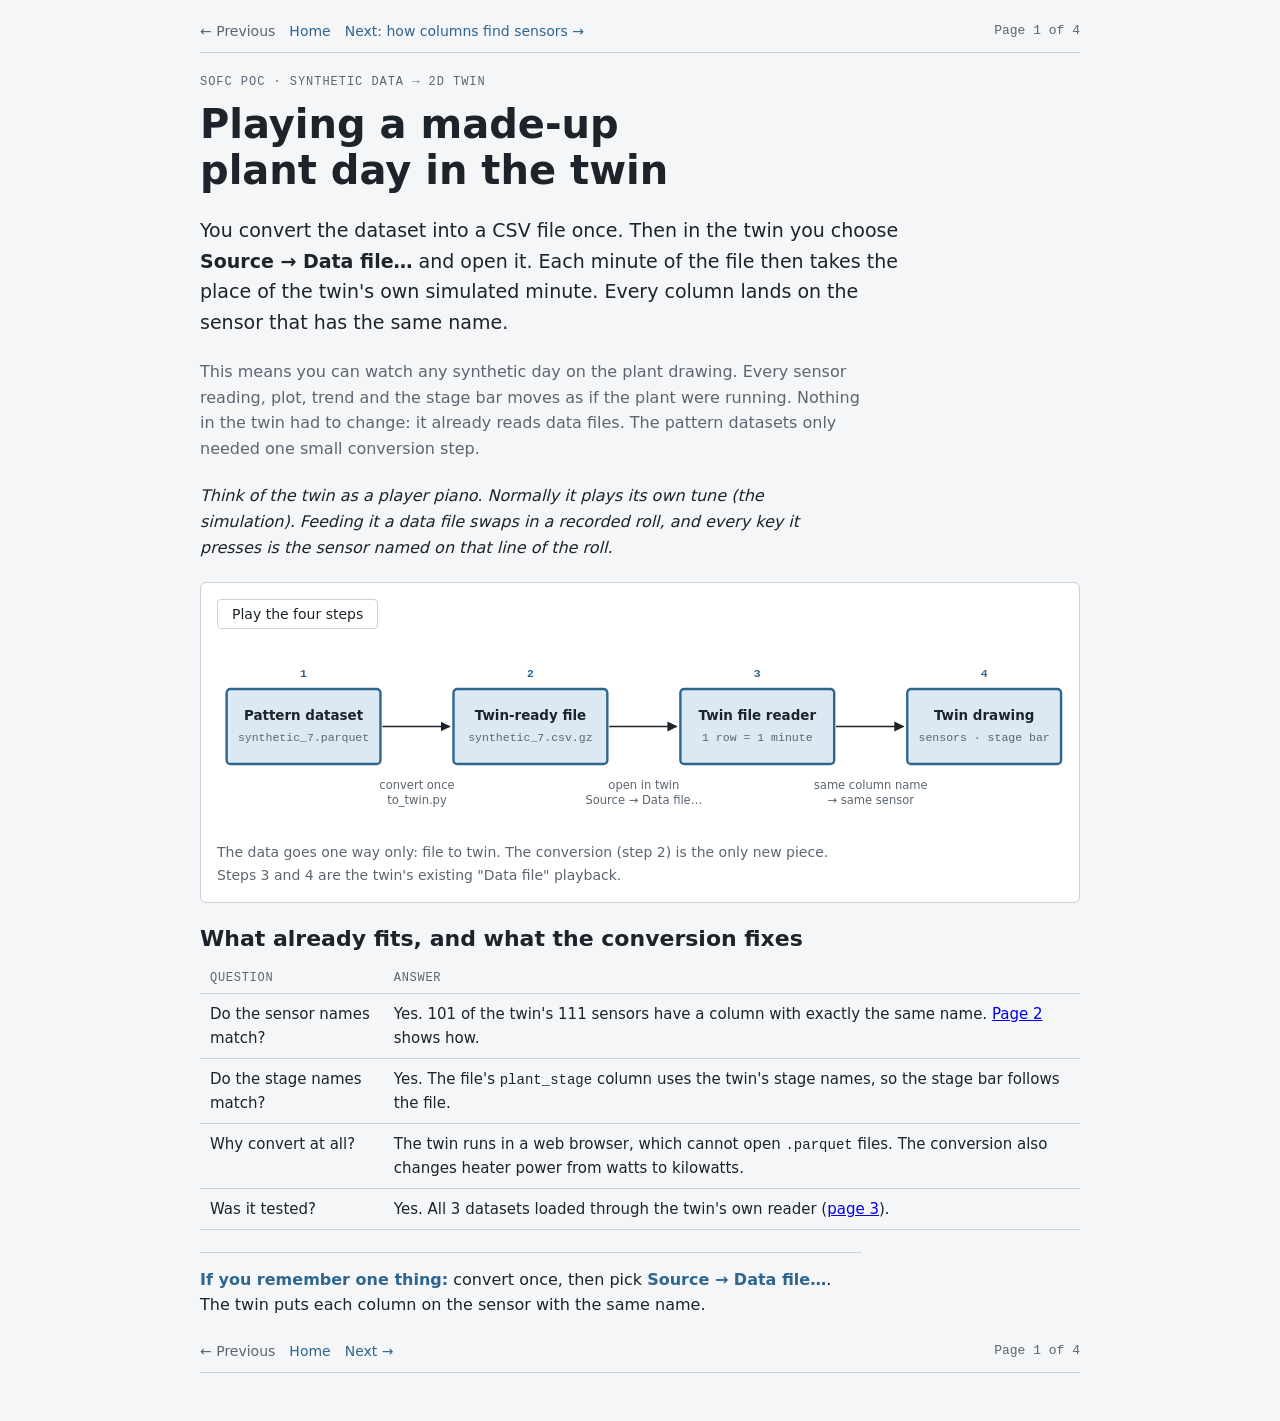
<file: 04_synthetic_data/datasets/synthetic dataset-readme_files/_t.html>
<!DOCTYPE html>
<!-- saved from url=(0092)https://e4e5fed9-8e03-4fad-aa44-e12c11d1ce8e.frame.claudeusercontent.com/_f/1794299658-54fb/ -->
<html><head><meta http-equiv="Content-Type" content="text/html; charset=UTF-8"><!-- frame-runtime --><script>window.__FRAME_PREAMBLE={"v":1,"cred":"cookie","capabilities":{"artifact":"artifact.BrWEr2aK.js","assets":"assets.DG69nuOE.js","comments":"comments.DuepbrNZ.js","db":"db.CCPy_cYa.js","desktop":"desktop.CXuIZ5Ts.js","dictation":"dictation.C9bJoIZV.js","downloads":"downloads.WsdFaoeg.js","embed":"embed.DL8CVLpf.js","endpoints":"endpoints.Cgd32w2P.js","files":"files.BWjhUR2a.js","mcp":"mcp.RT0IhfK0.js","network":"network.B5UA9Su4.js","paste":"paste.BXT-6GsY.js","permissions":"permissions.YN66judO.js","reads":"reads.Ch7Jwxh7.js","room":"room.DcZfm17Q.js","sample":"sample.DwGzO02I.js","self":"artifact.BrWEr2aK.js","tts":"tts.DT7xqCtz.js","user":"user.DWCNmu2k.js"},"transforms":"_transforms.C2429h8f.js","comments":"_comments.BA-4Fjvp.js","translate":"_translate.DnEmLa3t.js"}                                                                                                                                                                                                                                                                                               </script><script>(function(){"use strict";function ir(t){return t==="cookie"||t==="query"?t:void 0}function lr(t){return typeof t=="number"&&Number.isSafeInteger(t)&&t>0?t:void 0}var Jn=3e5;function cr(t,e){try{const r=t("navigation")[0],n=[r.responseStart,r.redirectEnd-r.redirectStart,r.domContentLoadedEventStart,e(),r.connectEnd-r.domainLookupStart,r.responseStart-r.requestStart];r.requestStart>0||(n.length=4);for(let a=0;a<n.length;a++)if(n[a]>=0&&n[a]<=3e5)n[a]=n[a]|0;else{if(a<4)return;n.length=4}return n}catch{return}}var ur=["light","dark","system"],fr=/^[A-Za-z0-9_-]{1,64}$/,St=/^[a-zA-Z_:][a-zA-Z0-9_:.-]{0,127}$/,dr=new Set(["class","hidden","value","checked","style","title","alt","placeholder","lang","dir","role","tabindex","disabled","readonly","contenteditable","open","colspan","rowspan"]);function hr(t){const e=t.toLowerCase();return e.startsWith("data-")||e.startsWith("aria-")||dr.has(e)}var Zn="http://www.w3.org/1999/xhtml",pr="http://www.w3.org/2000/svg",mr=new Set(["script","style","iframe","noscript","noframes","noembed","xmp","plaintext","template","title","textarea","object","embed"]),vr=new Set(["script","style"]);function _r(t){const e=t.localName.toLowerCase();return t.namespaceURI==="http://www.w3.org/1999/xhtml"?!mr.has(e):t.namespaceURI===pr?!vr.has(e):!1}function et(t,e){return t===e||(t===160||t===32)&&(e===160||e===32)}function yr(t,e){const r=t.length,n=e.length;let a=0;for(;a<r&&a<n&&et(t.charCodeAt(a),e.charCodeAt(a));)a++;let s=0;for(;s<r-a&&s<n-a&&et(t.charCodeAt(r-1-s),e.charCodeAt(n-1-s));)s++;return{p:a,s}}function gr(t,e){const r=t.firstChild;if(t.childNodes.length!==1||r===null||r.nodeType!==Node.TEXT_NODE){t.textContent=e;return}const n=r.data,a=n.length,s=e.length,{p:l,s:u}=yr(n,e);l===a&&u===0&&a===s||r.replaceData(l,a-l-u,e.slice(l,s-u));const S=r.data,E=t.ownerDocument.getSelection?.()??null,g=E!==null&&E.rangeCount>0&&(E.anchorNode===r||E.focusNode===r)?{anchor:E.anchorNode,anchorOffset:E.anchorOffset,focus:E.focusNode,focusOffset:E.focusOffset}:null;let h=-1,k=-1;for(let b=0;b<S.length&&b<e.length;b++){const T=S.charCodeAt(b),C=e.charCodeAt(b);T!==C&&et(T,C)&&(h<0&&(h=b),k=b)}const M=h>=0;if(M&&r.replaceData(h,k-h+1,e.slice(h,k+1)),M&&g!==null&&g.anchor!==null&&g.focus!==null)try{E.setBaseAndExtent(g.anchor,g.anchorOffset,g.focus,g.focusOffset)}catch{}}var wr=new Set(["html","head","body","frameset"]);function br(t){return t.namespaceURI==="http://www.w3.org/1999/xhtml"&&wr.has(t.localName)}function Er(t){if(t===null||typeof t!="object")return!1;const e=t;if(typeof e.target!="string"||!fr.test(e.target)||e.text!==void 0&&typeof e.text!="string")return!1;if(e.attrsSet!==void 0){if(e.attrsSet===null||typeof e.attrsSet!="object")return!1;for(const[r,n]of Object.entries(e.attrsSet))if(!St.test(r)||typeof n!="string")return!1}if(e.attrsRemoved!==void 0){if(!Array.isArray(e.attrsRemoved))return!1;for(const r of e.attrsRemoved)if(typeof r!="string"||!St.test(r))return!1}return!0}function Sr(t,e){if(t===null||typeof t!="object")return!1;const{seq:r,elements:n}=t;if(typeof r!="number"||!Number.isSafeInteger(r)||!Array.isArray(n)||n.length===0||n.length>64)return!1;for(let a=0;a<n.length;a++)if(!e(n[a]))return!1;return!0}function kr(t){return t===null||typeof t!="object"?!1:Sr(t.__frame_patch,Er)}function Rr(t){if(t===null||typeof t!="object")return!1;const e=t.__frame_init;return e!==null&&typeof e=="object"}function Ar(t){return t!==null&&typeof t=="object"&&t.__frame_size_poke===!0}function Tr(t){if(t===null||typeof t!="object")return!1;const e=t.__frame_host_visible;return e!==null&&typeof e=="object"&&typeof e.visible=="boolean"}function Or(t){if(t===null||typeof t!="object")return!1;const e=t.__frame_theme;if(e===null||typeof e!="object")return!1;const r=e.theme;return typeof r=="string"&&ur.includes(r)}var Lr=["ok","empty","snapshot_error","snapshot_timeout","unclonable","oversize","unavailable","restore_error","withheld"],Mr=["TypeError","RangeError","ReferenceError","SyntaxError","DataCloneError","QuotaExceededError","AbortError","TimeoutError","SecurityError","Error","other"];function Pr(t){return typeof t=="string"&&Mr.includes(t)?t:"other"}var Nr=Object.freeze({until:null,now:!1}),Cr="__claude_hot",Fr="__claude_hot_in",Hr=/^__claude_hot(?:_in)?(?::|$)/,kt=/^[0-9a-z]{1,32}$/,tt=t=>t===void 0?Cr:"__claude_hot:"+t,Oe=t=>t===void 0?Fr:"__claude_hot_in:"+t;function Ir(t,e){const r=[];for(let n=0;n<t.length;n++){const a=t.key(n);a!==null&&a!==e&&Hr.test(a)&&r.push(a)}for(const n of r)t.removeItem(n)}function jr(t){let e=null;try{e=x(JSON.parse(t)?.hot)}catch{return null}return e===null||typeof e.k!="string"||!kt.test(e.k)?null:pe(e.g)?{k:e.k,g:e.g}:{k:e.k}}var Qn=262144,Br=5e3,Rt=/^[a-z0-9._:-]{1,64}$/,Dr=["none","hot-restart","hard-reload"],qr=["asset","doc","added","removed"],Ur=1500,xr=/^[0-9a-f]{64}$/;function x(t){return t!==null&&typeof t=="object"?t:null}function pe(t){return typeof t=="number"&&Number.isInteger(t)&&t>=0&&t<2**31}function At(t){return t===void 0||typeof t=="number"&&Number.isFinite(t)}function Kr(t){return t===void 0||typeof t=="string"&&Rt.test(t)}function Tt(t){const e=x(t);return e!==null&&(e.until===null||typeof e.until=="number"&&Number.isFinite(e.until))&&typeof e.now=="boolean"}function rt(t){const e=x(t);return e!==null&&typeof e.ver=="string"&&e.ver.length<=128&&At(e.seq)&&typeof e.handoff=="string"&&Lr.includes(e.handoff)&&Kr(e.note)}function Ot(t){const e=x(t);return e!==null&&pe(e.gen)&&(e.phase==="final"||e.phase==="pending")&&(e.from===null||rt(e.from))}function $r(t){const e=x(t);return e!==null&&e.kv===1&&pe(e.gen)&&rt(e.from)&&Object.hasOwn(e,"data")}function zr(t){const e=x(t);return e!==null&&e.__frame_hot_snapshot===!0&&pe(e.gen)&&typeof e.timeoutMs=="number"&&e.timeoutMs>=0&&e.timeoutMs<=6e4&&(e.handoff===void 0||typeof e.handoff=="boolean")&&(e.deadline===void 0||Tt(e.deadline))&&At(e.seq)&&(e.note===void 0||typeof e.note=="string")&&(e.key===void 0||typeof e.key=="string")}function Wr(t){const e=x(t);return e!==null&&e.__frame_hot_start===!0&&pe(e.gen)&&rt(e.from)}function Gr(t){return typeof t=="string"&&t.length>=1&&t.length<=128}function Lt(t){return x(t)!==null&&!Array.isArray(t)}function Vr(t){const e=x(t);return e!==null&&e.__frame_cap_grant===!0&&typeof e.cap=="string"&&Gr(e.ver)&&(e.grant===void 0||Lt(e.grant))&&(e.budgets===void 0||Lt(e.budgets)&&Object.values(e.budgets).every(Number.isFinite))&&(e.brokerGen===void 0||pe(e.brokerGen))}function Yr(t){const e=x(t);return e!==null&&e.__frame_cap_rewired===!0&&(e.caps===void 0||Array.isArray(e.caps)&&e.caps.every(r=>typeof r=="string"))&&(e.brokerGen===void 0||pe(e.brokerGen))}function Ue(t){const e=x(t);return e!==null&&typeof e.ver=="string"&&e.ver.length<=128&&Number.isFinite(e.seq)}function Mt(t){if(t==null||typeof t=="string")return!0;const e=x(t);return e!==null&&typeof e.doc=="string"&&typeof e.profile=="string"}function Xr(t){const e=x(t);return e!==null&&typeof e.path=="string"&&qr.includes(e.kind)&&Mt(e.from)&&Mt(e.to)}function Jr(t){return t===null?null:Object.freeze(t.filter(Xr))}function Zr(t){const e=x(t);return e!==null&&e.__frame_hot_update===!0&&Number.isFinite(e.id)&&Ue(e.from)&&Ue(e.to)&&(e.changed===null||Array.isArray(e.changed))&&Dr.includes(e.required)&&Tt(e.deadline)&&typeof e.verdictTimeoutMs=="number"&&e.verdictTimeoutMs>=0&&e.verdictTimeoutMs<=6e4&&(e.preflight===void 0||typeof e.preflight=="string"&&xr.test(e.preflight))}function Qr(t){const e=x(t);return e!==null&&e.__frame_hot_readdress===!0&&Ue(e.from)&&Ue(e.to)}var ye=/^[\w.-]+\.js$/;function en(t,e,r){return r?"inert":typeof e=="string"&&ye.test(e)?t?[e]:"inert":t?"inert":"framed"}var Pt=Object.freeze({[Symbol("claude.hot.restart")]:!0});function Nt(t,e){let r;try{r=t??sessionStorage}catch{return null}const n=tt(e?.k),a=Oe(e?.k);let s=null;try{s=r.getItem(n)}catch{}try{r.removeItem(n)}catch{}try{Ir(r,a)}catch{}let l=null;if(s!==null&&!(e!==null&&e.g===void 0))try{const u=JSON.parse(s);$r(u)&&(e===null||u.gen===e.g)&&(l=u)}catch{}if(l===null)try{r.removeItem(a)}catch{}return l}function Ct(){const t=/^\/_f\/([^/]{1,128})\//.exec(location.pathname);return t?t[1]:""}var tn=/^[^/\\?#]{1,128}$/,nt=t=>tn.test(t)&&t!=="."&&t!=="..";function Ft(t,e,r){const n=new URL(t),a="/_f/"+e+"/";if(!e||!n.pathname.startsWith(a)||!nt(r))return null;const s=n.search.slice(1).split("&").filter(l=>!/^__frame_t(?:=|$)/.test(l)).join("&");return n.origin+"/_f/"+r+"/"+n.pathname.slice(a.length)+(s?"?"+s:"")+n.hash}var xe="{}";function Le(t){if(!t)return null;const e={ver:t.ver,handoff:t.handoff};return t.seq!==void 0&&(e.seq=t.seq),t.note!==void 0&&(e.note=t.note),e}function Ht(t,e){return t!==null&&t.note===void 0&&e?.note!==void 0?{...t,note:e.note}:t}function It(t){const e=t?.k;return e!==null&&typeof e=="object"?e:void 0}function rn(t,e,r,n=null){const a=setTimeout,s=clearTimeout,l=queueMicrotask,u=performance.now.bind(performance),S=new TextEncoder;let E=null,g=null;try{E=history,g=E.replaceState.bind(E)}catch{}const h=(...o)=>{try{console.warn(...o)}catch{}};let k=Ct(),M=null;try{M=sessionStorage}catch{}const b={storage:M,fetch:typeof fetch=="function"?fetch.bind(globalThis):null,entry:location.origin+location.pathname+location.search,ver:k,priors:[],key:n?.k};let T=n?.k;const C=typeof requestAnimationFrame=="function"?requestAnimationFrame:o=>a(()=>o(u()),16);let p=e?.data??{},K=Le(e?.from),W=e?.gen??0,J=e!==null,$=!1,G=!1,z=null,R=!1;const j=new AbortController;let V=null,H=null,ne=null,me=!1,ie=()=>{};const Y=new Promise(o=>{ie=o});let be=!1,Fe=!1,c=!1,m,v=null,I=!1,D=!1,B=!1,q=!1,Z=!1,le=!1;const Ve=o=>{for(const f of[tt(o),Oe(o)])try{M?.removeItem(f)}catch{}},X=(o,f)=>{try{f!==null&&r.post(o,f)}catch{}},He=()=>Z||=B&&(H===null||q),oe=()=>{const o={__frame_hot:!0,ready:H!==null,accept:ne!==null,demand:!0};le=!Z,le&&(o.booting=!0),be&&(o.readData=!0),c&&(o.threw=!0),v?.assess&&(o.preflight=!0),X(o,z)};let Ie=!1,ce=!1,ve=!1,je=!1;const Ye=()=>{Ie||!R||ve||(Ie=!0,X({__frame_reveal_hold:!0},"*"))},_e=()=>new Promise(o=>{let f,d=0;const w=P=>{if(f===void 0)f=P;else if(P!==f||++d>=8){o();return}try{C(w)}catch{o()}};try{C(w)}catch{o()}}),Be=()=>{ve=!0,X({__frame_reveal_ready:!0},"*")},Ee=o=>{ce||(ce=!0,o.then(f=>{if(f===!1)return;let d=null;try{d=v?.settle?.()??null}catch{}return(d===null?_e():new Promise(w=>{a(w,50),Promise.resolve(d).then(w,w)}).then(_e)).then(Be)}))},_t=()=>{if(je||!ve)return;je=!0;const o=()=>{try{v?.afterReveal?.()}catch{}};o(),_e().then(()=>{o(),Be()})},Se=(o=!1)=>{if(me||H===null||!J||!G)return;me=!0;const f=H,d=p;l(()=>{let w;try{w=f(d)}catch(N){throw ie(!1),N}let P=!1;try{P=typeof w?.then=="function"}catch{}if(!P){ie(!0);return}Promise.resolve(w).then(()=>ie(!0),N=>{ie(!1),l(()=>{throw N})})}),Ee(o?Y:r.dcl.then(()=>Y))},ae=o=>typeof o=="string"&&Rt.test(o)?o:void 0,ke=o=>{const f={__frame_hot_restart:!0},d=ae(o?.note);d!==void 0&&(f.note=d),o?.required==="hard-reload"&&(f.required="hard-reload"),X(f,z)},De=Object.freeze({get data(){return G||(Fe=!0),!J&&!be&&(be=!0,G&&oe()),p},get from(){return K},get gen(){return W},signal:j.signal,snapshot(o){typeof o=="function"&&(V=o)},ready(o){typeof o!="function"||H!==null||(H=o,Ye(),oe(),$&&X({__frame_hot_ready:!0,gen:W},z),Se())},accept(o){typeof o=="function"&&(ne=o,oe())},restart(o){const f={note:o?.note,required:o?.required};if(G){ke(f);return}const d=m;m={note:ae(d?.note)??f.note,required:d?.required==="hard-reload"||f.required==="hard-reload"?"hard-reload":void 0}}}),Xe=()=>{if(!I||D||v===null)return;D=!0;const o=v;r.dcl.then(()=>{try{ve||o.afterStart(It(e),!1)}catch{}})},qe=o=>{e!==null&&Fe&&(be=!0),p={},K=null,W=0;try{M?.removeItem(Oe(n?.k))}catch{}e!==null&&!o&&Ee(r.dcl.then(()=>H!==null?Y:void 0))},i=()=>{I=!0,Ee(r.dcl.then(()=>H!==null?Y:void 0)),Xe()};try{addEventListener("error",()=>{c||H!==null||(c=!0,oe())})}catch{}const _=()=>{a(()=>{!Z&&He()&&le&&oe()},0)};try{B=document.readyState==="complete",B||addEventListener("load",()=>{B=!0,_()},{once:!0})}catch{B=!0}He(),Y.then(()=>{q=!0,_()});let y=-1,O,te,U=!0,se=!1,yt,Je=null;const gt=o=>{const f=Je===null;Je=U&&o[0]!=="withheld"?o:["withheld",o[1],xe];let d=o[0];if(U&&d!=="withheld"){const P={ver:k,handoff:d};O!==void 0&&(P.seq=O),te!==void 0&&(P.note=te);try{if(M===null)throw new Error("no storage");M.setItem(tt(T),'{"kv":1,"gen":'+y+',"from":'+JSON.stringify(P)+(yt!==void 0?',"k":'+JSON.stringify(yt):"")+',"data":'+(d==="ok"?o[2]:xe)+"}")}catch{d="unavailable"}}else{d="withheld",Ve(T);try{v?.release?.()}catch{}}const w={__frame_hot_snapshotted:!0,gen:y,handoff:d,bytes:o[1]};o[3]!==void 0&&(w.errName=o[3]),X(w,z),f&&(d==="snapshot_error"||d==="unclonable"||d==="oversize")&&h("claude.hot: snapshot",d,o[3])},Re=o=>{try{return Pr(o?.name)}catch{return"other"}},Ae=(o,f,d=0)=>gt(f===void 0?[o,d,xe]:[o,d,xe,Re(f)]),xn=o=>{if(o.gen<=y)return;const f=y>=0;if(y=o.gen,O=o.seq,te=ae(o.note),typeof o.key=="string"&&kt.test(o.key)&&o.key!==T&&(Ve(T),T=o.key),U&&=o.handoff!==!1,f){Je!==null?gt(Je):se&&X({__frame_hot_held:!0,gen:y},z);return}j.abort();const d=Object.freeze({handoff:U,timeoutMs:o.timeoutMs,deadline:o.deadline??Nr}),w=V,P=()=>{if(U)try{yt=v?.capture()}catch{}if(w===null){Ae("empty");return}let A=!1;const Q=a(()=>{A||(A=!0,Ae("snapshot_timeout"))},Math.max(0,d.timeoutMs));Promise.resolve().then(()=>w(d)).then(Te=>{if(A)return;A=!0,s(Q);let ue;try{ue=JSON.stringify(Te)}catch(wt){Ae("unclonable",wt);return}if(typeof ue!="string"){Ae("unclonable");return}let fe=ue.length;try{fe=S.encode(ue).length}catch{}if(fe>262144){Ae("oversize",void 0,fe);return}gt(["ok",fe,ue])},Te=>{A||(A=!0,s(Q),Ae("snapshot_error",Te))})};let N=null;try{N=v?.holdForIme()??null}catch{}if(N===null)P();else{se=!0,X({__frame_hot_held:!0,gen:y},z);const A=()=>{se=!1,P()};N.then(A,A)}},Kn=o=>{if(!$||J||H===null||o.gen!==W)return;let f=null;try{f=Nt(M,n&&{k:n.k,g:o.gen})}catch{}if(f!==null&&f.gen!==o.gen){f=null;try{M?.removeItem(Oe(n?.k))}catch{}}p=f?.data??{},K=Ht(Le(f?.from??o.from),Le(o.from)),f!==null&&(W=f.gen),J=!0,$=!1;const d=It(f);Y.then(w=>{try{w&&v?.afterStart(d,!0)}catch{}}),Se(!0)},nr=o=>{const f=k,d=b.entry;let w="",P,N=null;try{if(w=location.href,P=E.state,N=Ft(w,f,o),N!==null)if(g(P,"",N),location.pathname.startsWith("/_f/"+o+"/"))N=location.href;else return{failed:"navigate event canceled"}}catch(A){return{failed:Re(A)}}k=b.ver=o,b.priors.push(f)>8&&b.priors.splice(1,1);try{b.entry=Ft(d,f,o)??d}catch{}return[N,f,d,w,P]},$n=({from:o,to:f})=>{let d,w;if(!nt(f.ver))d="adopt_failed",w="not a version path segment";else if(f.ver===k)d="adopted";else if(!k||o.ver!==k)d="stale";else{const N=nr(f.ver);"failed"in N?(d="adopt_failed",w=N.failed):d=N[0]===null?"adopt_skipped":"adopted"}w!==void 0&&h(`claude.hot: could not move this page's URL to its new version folder /_f/${f.ver}/ (${w})`);const P={__frame_hot_readdressed:!0,to:f.ver,at:k,outcome:d};X(P,z)};let Ze=0;const zn=o=>{const f=ne;if(f===null||o.id<=Ze)return;Ze=o.id;const d=v?.assess;if(o.preflight===void 0||d===void 0){or(o,f);return}let w=!1;const P=Q=>{w||(w=!0,s(A),o.id===Ze&&or(o,f,Q))},N=()=>P(d.timeout(o)),A=a(N,Ur+100);d.run(o,window).then(P,N)},or=(o,f,d)=>{let w,P=!1,N=!1,A,Q,Te=null;const ue=F=>{if(N)return!1;if(A!==void 0&&A!==F)return h(`claude.hot: u.${F}() ignored - u.${A}() was called first`),!1;const de=A===void 0;return A=F,de},fe=F=>{A="restart",h(`claude.hot: ${F} - restarting`)},wt=()=>{if(!ue("adopt")||o.id!==Ze)return;const F=o.to.ver;if(Qe.required!=="none"){fe(`u.adopt() needs required 'none', it is '${Qe.required}'`);return}if(!nt(F)){fe("u.adopt() cannot address this version");return}if(!k||F===k)return;const de=nr(F);if("failed"in de){Q="adopt_failed",fe(`adopt_failed ${de.failed}; URL not changed`);return}const[re,Et,Vn,sr,Yn]=de;re===null?(Q="adopt_skipped",h(`claude.hot: adopt_skipped - page already left /_f/${Et}/; URL not changed, update still applied`)):Q="adopted",Te=()=>{if(k===F){if(re!==null)try{if(location.href!==re)h("claude.hot: adopt_revert_skipped - update not applied; URL left where the page navigated");else{if(g(Yn,"",sr),location.href!==sr){h("claude.hot: adopt_revert_failed navigate event canceled - URL still at the new version");return}Q="adopt_reverted",h("claude.hot: adopt_reverted - adopt() was called but the handler threw; URL restored")}}catch(Xn){h(`claude.hot: adopt_revert_failed ${Re(Xn)} - URL still at the new version`);return}k=b.ver=Et,b.entry=Vn,b.priors[b.priors.length-1]===Et&&b.priors.pop(),re===null&&(Q=void 0)}}},Qe=Object.freeze({from:{ver:o.from.ver,seq:o.from.seq},to:{ver:o.to.ver,seq:o.to.seq},changed:Jr(o.changed),required:o.required,deadline:o.deadline,adopt:wt,defer(){return ue("defer")&&Qe.deadline.now&&fe("u.defer() past the deadline"),Pt},restart(F){return ue("restart"),A==="restart"&&!N&&(w??=ae(F?.note),P||=F?.required==="hard-reload"),Pt},...d?.update}),Wn=(F,de)=>{N=!0,F==="threw"?(Te?.(),w??=Re(de).toLowerCase()):A===void 0&&h(F==="timeout"?"claude.hot: accept handler did not answer in time - restarting":"claude.hot: accept handler settled without defer/restart/adopt - restarting");const re={__frame_hot_verdict:!0,id:o.id};re.verdict=F==="threw"||A===void 0||A==="restart"?"restart":A==="adopt"?"applied":"deferred",re.verdict==="restart"&&(P&&(re.required="hard-reload"),w!==void 0&&(re.note=w)),Q!==void 0&&(re.verdict==="applied"||Q!=="adopted")&&(re.adopt=Q),X(Object.assign(re,d?.verdict),z)};let ar=!1;const bt=(F,de)=>ar?!1:(ar=!0,s(Gn),Wn(F,de),!0),Gn=a(()=>bt("timeout"),o.verdictTimeoutMs);Promise.resolve().then(()=>f(Qe)).then(()=>bt("settled"),F=>{!bt("threw",F)&&A==="adopt"&&ke({note:Re(F).toLowerCase()}),h("claude.hot: accept",Re(F))})};try{t.hot===void 0&&Object.defineProperty(t,"hot",{value:De,writable:!1,configurable:!1,enumerable:!1})}catch{}return{hot:De,boot:b,afterConnect(){R=!0,(e!==null||H!==null)&&Ye()},onInit(o,f){z=f,G=!0;const d=Ot(o)?o:null;d?.phase==="final"&&e!==null&&e.gen===d.gen?(J=!0,K=Ht(K,Le(d.from)),i()):($=d?.phase==="pending",qe($),J=!$,W=d?.gen??0,K=Le(d?.from)),oe(),le&&a(()=>{Z||(Z=!0,oe())},Br),$&&H!==null&&X({__frame_hot_ready:!0,gen:W},f),m!==void 0&&(ke(m),m=void 0),Se()},onNoInit(){G=!0,qe(!1),J=!0,Se()},onShell(o){return o?.__frame_revealed===!0?(_t(),!1):zr(o)?(xn(o),!0):Wr(o)?(Kn(o),!0):Zr(o)?(zn(o),!0):Qr(o)?($n(o),!0):!1},attachExtras(o){v=o,Xe(),o.assess&&oe()},inSlot:()=>Oe(T)}}var nn=256;function ot(t,e,r){for(const n of t)r(n)&&t.delete(n);t.size>=nn&&!t.has(e)&&t.delete(t.values().next().value),t.add(e)}function Me(t,e,r,n){try{const a=t[e];if(typeof a!="function")return;t[e]=function(...s){if(n){let u;try{u=n(this)}catch{}if(u!==void 0)return u}const l=a.apply(this,s);try{r?.(this)}catch{}return l}}catch{}}var on=()=>{},at;function an(){if(at)return at;const t={media:new Set,contexts:new Set,wakeLocks:new Set,gate:null,refuse:null,onStart:null,onStop:null};at=t;const e=l=>t.gate?.(l),r=l=>{t.onStop?.(l)},n=window.HTMLMediaElement?.prototype;n&&(Me(n,"play",l=>{ot(t.media,l,u=>u.paused),t.onStart?.(l)},e),Me(n,"pause",r));const a=window.AudioContext,s=window.AudioNode?.prototype;a&&s&&(Me(s,"connect",l=>{const u=l.context;u instanceof a&&(ot(t.contexts,u,S=>S.state==="closed"),t.onStart?.(u))}),Me(a.prototype,"resume",void 0,e),Me(a.prototype,"suspend",r));try{const l=window.WakeLock?.prototype,u=l?.request;l&&typeof u=="function"&&(l.request=function(...S){if(t.refuse)return t.refuse();const E=u.apply(this,S);return Promise.resolve(E).then(g=>{ot(t.wakeLocks,g,h=>h.released),t.onStart?.(g)},on),E})}catch{}return t}function sn(t){let e=window;for(let r=0;e.parent&&e.parent!==e&&r<8;r++)if(e=e.parent,t(e))return!0;return!1}function ln(){let t=null;const e=()=>t??parent,r=n=>t?n===t:sn(a=>a===n);return{post(n,a){if(t){e().postMessage(n,a);return}let s=parent;for(let l=0;l<8&&(s.postMessage(n,a),!(!s.parent||s.parent===s));l++)s=s.parent},on(n){const a=s=>{const l=s.source;r(l)&&n(s.data,s.origin,s.isTrusted,()=>{t??=l})};return addEventListener("message",a),()=>removeEventListener("message",a)},port:n=>({post(a,s){if(s?.activation){e().postMessage(a,{targetOrigin:n,includeUserActivation:!0});return}if(s?.transfer){e().postMessage(a,n,s.transfer);return}e().postMessage(a,n)},on(a,s){const l=u=>{r(u.source)&&u.origin===n&&a(u.data,u)};return addEventListener("message",l,s),()=>removeEventListener("message",l,s)}})}}function cn(){const t={post:()=>{},on:()=>()=>{}};return{...t,port:()=>t}}var un=500,fn=2e4,dn="data-token-reads",hn="data-frame-refused-watch",pn="data-frame-unsupported",mn=/(?:^|\s)stylesheet(?:\s|$)/i;function vn(t,e){let r="";if(t instanceof HTMLScriptElement?r=t.src:t instanceof HTMLLinkElement&&mn.test(t.rel)&&(r=t.href),!r)return null;try{const n=new URL(r);return n.origin===location.origin&&n.pathname.startsWith(e)?n.origin+n.pathname:null}catch{return null}}function _n(t,e,r){if(!t||e!=="query")return;const n="/_f/"+t+"/";document.documentElement.setAttribute(hn,"");const a=location.href,s=fetch,l=setTimeout,u={method:"HEAD",cache:"no-store",credentials:"same-origin"},S=b=>b.ok||b.status===304;let E=!1,g=!1;const h=()=>removeEventListener("error",M,!0),k=async b=>{const T=await s(b,u);if(S(T))g=!0;else if(T.status===403){const C=await s(a,u);if(S(C)){const p=(await s(b,u)).status;p===403?(g=!0,document.documentElement.setAttribute(pn,""),r()):p<500&&(g=!0)}else C.status>=400&&C.status<500&&(g=!0)}},M=b=>{if(g||E)return;if(document.documentElement.hasAttribute(dn)){g=!0,h();return}const T=vn(b.target,n);T&&(E=!0,l(()=>{k(T).catch(()=>{}).finally(()=>{E=!1,g&&h()})},un))};addEventListener("error",M,!0),addEventListener("load",h,{once:!0}),l(h,fn)}var jt="__frame_scroll",Bt="__frame_scroll_framed",yn=150,gn=310,wn=160,bn=3e4,Dt="p,h1,h2,h3,h4,h5,h6,li,pre,blockquote,tr,dt,dd,figcaption,summary",qt=()=>innerWidth<=gn&&innerHeight<=wn,Ut=t=>{const e=document.createTreeWalker(t,NodeFilter.SHOW_TEXT);let r="";for(;r.length<600&&e.nextNode();)r+=e.currentNode.nodeValue.slice(0,600-r.length);const n=r.replace(/\s+/g," ").trim().slice(0,120);let a=2166136261;for(let s=0;s<n.length;s++)a=Math.imul(a^n.charCodeAt(s),16777619);return n.length>11?a>>>0||1:0},xt=t=>{for(let e=t;e&&e!==document.scrollingElement;e=e.parentElement){const r=getComputedStyle(e).position;if(r==="fixed"||r==="sticky"||e!==t&&e.scrollTop)return!1}return!0},En=()=>{const t=[],e=[];try{for(let r=0;r<16;r++){const n=document.elementFromPoint(innerWidth/(r%2?4:2),innerHeight*(r>>1)/8+1);let a=n?.closest(Dt)??n;for(;a&&!a.matches(Dt)&&![...a.childNodes].some(l=>l.nodeType===3&&l.nodeValue?.trim());)a=a.parentElement;const s=a&&!e.includes(a)?Ut(a):0;s&&!t.some(l=>l[0]===s&&l[2]===a.tagName)&&xt(a)&&(e.push(a),t.push([s,Math.round(a.getBoundingClientRect().top),a.tagName]))}}catch{}return t.sort((r,n)=>+(r[1]<0)-+(n[1]<0)),t.length?t.slice(0,3):void 0},Sn=t=>{try{for(const[e,r,n]of t.a??[]){const a=document.getElementsByTagName(n);let s;for(let u=0;u<a.length&&a.length<5e3;u++)Ut(a[u])===e&&(s=s===void 0||s?.contains(a[u])?a[u]:null);const l=s?.getBoundingClientRect();if(l?.height&&s.checkVisibility?.()!==!1&&xt(s)&&isFinite(r))return Math.max(0,Math.round(scrollY+l.top-r))}}catch{}return t.y};function kn(){try{const t=location.ancestorOrigins;return t&&(origin==="null"||t[0]!==origin)?{frame:null}:{frame:frameElement??null,nested:t&&t[1]===origin}}catch{return{frame:null}}}function Rn(){const{frame:t,nested:e}=kn(),r=t!==null,n=()=>{try{return t.inert===!0||(e??!!t?.ownerDocument.defaultView?.frameElement)}catch{return!0}};let a;const s=()=>{if(a===void 0)try{a=location.pathname.replace(/^\/_f\/[^/]{1,128}\//,"")}catch{a=null}return a};let l=0,u=!1,S=!1,E=!1,g={y:0},h=null;const k=R=>{try{if(!r){sessionStorage.setItem(jt,JSON.stringify(R));return}const j=s();j!==null&&!n()&&sessionStorage.setItem(Bt,JSON.stringify({...R,p:j}))}catch{}},M=R=>{if(clearTimeout(l),h===null)return;const j=h;h=null,k({y:j,a:R&&j>0?En():void 0})},b=()=>{if(u){u=!1;return}S=!0,h=scrollY,clearTimeout(l),l=setTimeout(M,yn,!0)};try{addEventListener("scroll",b,{passive:!0}),addEventListener("pagehide",()=>M())}catch{}const T=()=>{if(r&&n())return null;const R=r?Bt:jt;let j;try{j=sessionStorage.getItem(R)}catch{return null}if(j===null)return null;let V;try{V=JSON.parse(j)}catch{V=null}const{y:H,a:ne,p:me}=V??{};if(!(typeof H=="number"&&Number.isFinite(H)&&H>=0)){try{sessionStorage.removeItem(R)}catch{}return null}if(r&&me!==s())return null;const ie=Y=>Array.isArray(Y)&&typeof Y[0]=="number"&&Number.isFinite(Y[1])&&typeof Y[2]=="string";return{y:H,a:Array.isArray(ne)&&ne.length<4&&ne.every(ie)?ne:void 0}};let C=!1,p=-1;const K=R=>{try{const j=scrollY,V=Sn(R);scrollTo({top:V,left:0,behavior:"instant"}),g=qt()?R:{y:V,a:R.a},E=!0,clearTimeout(l),h=null,k(g),p=scrollY,p!==j&&(u=!0);const H=V!==R.y&&document.readyState!=="complete";(p!==V||H)&&!C&&(C=!0,addEventListener("load",()=>{try{scrollY===p&&K(T()??g)}catch{}},{once:!0}))}catch{}},W=()=>{try{return!!location.hash}catch{return!0}};let J=!1;const $=()=>{try{if(J||!qt())return;J=!0;const R=Date.now(),j=()=>{try{removeEventListener("resize",j)}catch{}Date.now()-R>bn||S||W()||K(T()??g)};addEventListener("resize",j)}catch{}};let G=!1,z=!1;return{restore(){if(G)return;if(G=!0,r&&T()===null){k({y:0});return}if(W())return;const R=T();R!==null&&(K(R),$())},promoted(){if(z||(z=!0,W()))return;const R=T();R!==null?(K(R),$()):E&&K(g)}}}function An(t,e,r,n){let a=null;try{a=window.trustedTypes?.createPolicy("frame-runtime",{createScriptURL:S=>S})??null}catch{}const s=window.Worker,l=s?.prototype,u=Object.freeze({Worker:s,workerOn:l?.addEventListener,workerPost:l?.postMessage,workerTerminate:l?.terminate,fetch:window.fetch.bind(window),preventDefault:Event.prototype.preventDefault,now:Date.now,policy:a,origins:e});r(t).then(S=>S?.bootTopLevel?S.bootTopLevel(u,n):n.settle()).catch(()=>n.settle())}var eo="modulepreload",to=function(t){return"/"+t},ro={},no=function(e){return e.pathname.endsWith(".css")},oo=function(e,r,n){if(r in e)return e[r];const a=n();if(!a){e[r]=void 0;return}const s=a.then(()=>{e[r]=void 0},l=>{throw e[r]=void 0,l});return e[r]=s,s},Tn=function(e,r,n){let a=Promise.resolve();function s(l){const u=new Event("vite:preloadError",{cancelable:!0});if(u.payload=l,window.dispatchEvent(u),!u.defaultPrevented)throw l}return a.then(l=>{for(const u of l||[])u.status==="rejected"&&s(u.reason);return e().catch(s)})},On=window===top,Kt=Object.getOwnPropertyDescriptor(window,"claude"),Ke=en(On,window.__FRAME_PREAMBLE?.topLevel,Kt?.writable===!1),st=typeof Ke=="object"&&Ke[0],L=st?cn():ln();(function(){const t=Object.defineProperty,e=globalThis,r=["RTCPeerConnection","webkitRTCPeerConnection","RTCDataChannel","RTCIceCandidate","RTCSessionDescription","RTCRtpSender","RTCRtpReceiver"];let n=0;for(let a=0;a<r.length;a++){const s=r[a];try{t(e,s,{value:void 0,writable:!1,configurable:!1})}catch{try{delete e[s]}catch{}try{t(e,s,{value:void 0,writable:!1,configurable:!0})}catch{}}typeof e[s]=="function"&&n++}if(n&&Ke==="framed")try{L.post({__frame_rtc_lockdown_failed:n},"*")}catch{}})();var $t=1e4,Ln=2e3,it=2e3,lt=Object.freeze([...window.__FRAME_PREAMBLE?.origins??["https://claude.ai","https://preview.claude.ai"]]),Mn="https://*.";function zt(t){for(const e of lt)if(e.endsWith(":*"))try{const r=new URL(t);if(`${r.protocol}//${r.hostname}:*`===e)return!0}catch{}else if(e.startsWith(Mn)){if(Pn(e.slice(10),t))return!0}else if(t===e)return!0;return!1}function Pn(t,e){if(!/^[a-z0-9-]+(\.[a-z0-9-]+)+$/.test(t))return!1;let r;try{r=new URL(e)}catch{return!1}if(r.protocol!=="https:"||r.port!==""||r.origin!==e)return!1;const n=r.hostname;if(!n.endsWith(`.${t}`))return!1;const a=n.slice(0,n.length-t.length-1);return/^[a-z0-9-]+$/.test(a)}var Pe=Object.freeze({...window.__FRAME_PREAMBLE?.capabilities}),Ne=window.__FRAME_PREAMBLE?.transforms,ct=window.__FRAME_PREAMBLE?.comments,ut=window.__FRAME_PREAMBLE?.translate,$e=ir(window.__FRAME_PREAMBLE?.cred),Wt=(()=>{try{const[t]=performance.getEntriesByType("navigation"),e=t?.serverTiming?.find(r=>r.name==="frame-cred-exp");return e!==void 0&&/^\d{1,15}$/.test(e.description)?lr(Number(e.description)):void 0}catch{return}})();function Gt(t){return Tn(()=>import("/_runtime/"+t),void 0)}var ze=new Set,Vt=setTimeout,Nn=fetch,Cn=AbortController,Fn=800+800*Math.random(),Hn=3e3,We=null,Yt=new Map;function In(t,e){let r=Yt.get(t);return r||Yt.set(t,r=jn(t,e)),r}function jn(t,e){if(We?.has(t))return Promise.resolve("csp");if(navigator.onLine===!1)return Promise.resolve("offline");const r=new Cn;let n=!1;return Vt(()=>{n=!0,r.abort()},Hn),Nn("/_runtime/"+t,{signal:r.signal}).then(a=>(r.abort(),a.ok?/javascript/i.test(a.headers.get("content-type")??"")?e instanceof Error&&/:\d+:\d+\)?$/m.test(e.stack??"")?"eval":"served":"mime":"http"),()=>n?"timeout":We?.has(t)?"csp":"net")}function ge(t){if(!We){const e=We=new Set;try{document.addEventListener("securitypolicyviolation",r=>{const n=/\/_runtime\/([^/?#]+)/.exec(r.blockedURI);n&&r.disposition!=="report"&&e.add(n[1])})}catch{}}return Gt(t).catch(()=>new Promise(e=>Vt(e,Fn)).then(()=>Gt(t+"?r=1")).then(e=>(e!==void 0&&ze.add(t),e)))}function Xt(t,e,r){return{contract:t.contract,changes:new Set(t.changes??[]),flags:new Set(t.flags??[]),capabilities:t.capabilities??{},capBudgets:t.capBudgets??{},brokerGen:t.brokerGen,transforms:new Map,shellOrigin:e,shell:r,mount:vt,hooks:Ge,pipe:()=>({wrap:(n,a)=>(...s)=>{try{return a(...s)}catch(l){return Promise.reject(l)}}})}}var we=null,ee=null;function Jt(t,e,r){try{Object.defineProperty(t,e,{value:r,writable:!1,configurable:!1,enumerable:!0})}catch{try{Object.defineProperty(t,e,{value:r,writable:!1,configurable:!0,enumerable:!0})}catch{}}}var ft=!1,Ge={editBefore:null,edit:null};function Bn(t,e,r=!1){const n=[];let a;if(r)try{Ge.editBefore?.(t)}catch{}for(const s of t.elements){const l=document.querySelector(`[data-id="${s.target}"]`);if(!l){a=s.target;break}if([...Object.keys(s.attrsSet??{}),...s.attrsRemoved??[]].some(u=>!hr(u))){a=s.target;break}if(s.text!==void 0&&(!_r(l)||br(l))){a=s.target;break}for(const[u,S]of Object.entries(s.attrsSet??{}))if(!Qt(l,u)){try{l.setAttribute(u,S)}catch{}Zt(l,u,S)}for(const u of s.attrsRemoved??[])Qt(l,u)||(l.removeAttribute(u),Zt(l,u,null));typeof s.text=="string"&&gr(l,s.text),n.push(s.target)}if(r)try{Ge.edit?.(t.seq,n,a)}catch{}if(a!==void 0){L.post({__frame_patch_miss:{seq:t.seq}},e);return}try{document.dispatchEvent(new CustomEvent("claude:edit",{detail:{seq:t.seq,targets:n}}))}catch{}}function Zt(t,e,r){if(!(t instanceof HTMLInputElement))return;const n=e.toLowerCase();n==="checked"?t.checked=r!==null:n==="value"&&t.type!=="file"&&(t.value=r??"")}function Qt(t,e){const r=e.toLowerCase(),n=t;return r==="data-id"||(r==="value"||r==="checked")&&(n.__artifactSecret===!0||/^(password|hidden|file)$/.test(n.type??"")||/(^|\s)(cc-|one-time-code|current-password|new-password)/i.test(`${t.getAttribute("autocomplete")??""} ${n.autocomplete??""}`))}function er(t){if(t.hostBackground===!0)return 0;const e=t.hostBackgroundPaceMs;return typeof e=="number"&&e>0&&e<1/0?e:void 0}function tr(t){const e=document.documentElement;t==="light"||t==="dark"?(e.dataset.theme=t,e.style.colorScheme=t,ft=!0):ft&&(delete e.dataset.theme,e.style.colorScheme="",ft=!1)}var he=new Map,Dn=(t,e)=>Array.isArray(t)&&t.includes(e),dt=null;function ht(){let t;const e={u:new Promise(r=>{t=r}),r:r=>{e.done=!0,t(r)},done:!1,nulled:!1};return e}function Ce(t,e){t.nulled=!0,t.ver=e,t.r(null)}function pt(t,e){for(const[r,n]of he)n.done||(e&&n.asked?e(r,n):Ce(n,t))}function qn(){for(const t of he.values())if(t.asked&&!t.done)return!0;return!1}var Un=Object.freeze(Object.assign(Object.create(null),{call:Function.prototype.call,apply:Function.prototype.apply,bind:Function.prototype.bind})),mt=!1,vt=(t,e)=>{let r=he.get(t);if(r?.nulled&&mt)r=ht(),he.set(t,r);else if(!r||r.done){r?.nulled&&ee&&L.post({__frame_cap_telemetry:{kind:"cap-load-error",cap:t,phase:"install"}},ee);return}const n=typeof e=="function"?Object.setPrototypeOf(e,Un):Object.assign(Object.create(null),e);typeof n.then=="function"&&delete n.then,r.want=void 0,r.r(Object.freeze(n))};function rr(){const t=Kt?.value??{};Jt(window,"claude",t);for(const e of Object.keys(Pe)){if(t[e]!==void 0){Jt(t,e,t[e]);continue}he.set(e,ht())}if(t.use===void 0){const e=r=>{if(typeof r!="string"||!Object.hasOwn(Pe,r))return Promise.resolve(null);let n=he.get(r);return n?(dt&&(n.nulled||n.want!==void 0)&&(n=dt(r,n)),n.asked=!0,n.u):Promise.resolve(t[r]??null)};try{Object.defineProperty(t,"use",{value:e,writable:!0,configurable:!0,enumerable:!1})}catch{}}return t}if(Ke==="framed"){let t;const e=Ne&&ye.test(Ne)?ge(Ne).catch(c=>{t={f:Ne,e:c}}):Promise.resolve(void 0),r=c=>{if(c.type==="auxclick"&&c.button!==1)return;const m=c.target,v=m&&m.closest?m.closest("a[href],area[href]"):null;if(!v)return;const I=v.getAttribute("href");if(!I)return;let D;try{D=new URL(I,document.baseURI)}catch{return}if((D.protocol==="http:"||D.protocol==="https:")&&D.origin!==location.origin){c.preventDefault();const B=(v.getAttribute("target")??"").toLowerCase(),q=c.type==="auxclick"||c.metaKey||c.ctrlKey||c.shiftKey||c.altKey||!["","_self","_top","_parent"].includes(B);L.post({__frame_nav:!0,url:D.href,newTab:q},"*")}};addEventListener("click",r,!0),addEventListener("auxclick",r,!0);const n={},a=c=>{c.isTrusted&&(n.pointer=!0)},s=c=>{c.isTrusted&&(n.click=!0)};addEventListener("pointermove",a,{capture:!0,passive:!0}),addEventListener("click",s,{capture:!0,passive:!0});const l={cb:null};addEventListener("keydown",c=>l.cb?.(c),!0);const u={cb:null};addEventListener("keydown",c=>u.cb?.(c));const S=an();e.then(c=>c?.installEscapeForward?.(l,m=>{ee&&L.post(m,ee)})),e.then(c=>{try{c?.installFocusKeep?.()}catch{}}),e.then(c=>{if(!c?.wireNav)return;const m=L.port("*");c.wireNav(m,()=>p&&Object.hasOwn(p,"nativeNewTab")?p.nativeNewTab:void 0),removeEventListener("click",r,!0),removeEventListener("auxclick",r,!0),removeEventListener("pointermove",a,!0),removeEventListener("click",s,!0),c.wireEngagement?.(n,m,S)});let E=null;try{E=Rn()}catch{}const g=document.readyState==="loading"?new Promise(c=>document.addEventListener("DOMContentLoaded",()=>c(),{once:!0})):Promise.resolve();let h="dcl",k=!1;g.then(()=>{k=!0});let M=null,b=null;try{b=jr(window.name),M=Nt(null,b)}catch{}const T=rr();let C=null;try{C=rn(T,M,{post:(c,m)=>L.post(c,m),dcl:g},b)}catch{}e.then(c=>{try{C&&c?.installHotExtras?.(C)}catch{}});let p=null,K=null,W=0;const J=L.on((c,m,v,I)=>{zt(m)&&Rr(c)&&(I(),p=c.__frame_init,ee=m,J(),clearTimeout(W),K?.())});if($e){const c=Wt===void 0?{__frame_cred:$e}:{__frame_cred:$e,exp:Wt};for(const m of lt)try{m.includes("*")||L.post(c,m)}catch{}}L.post({__frame_connect:!0},"*");try{C?.afterConnect()}catch{}const $=setTimeout,G=clearTimeout,z=()=>new Promise(c=>$(c,0));let R=()=>NaN,j=()=>[];try{R=performance.now.bind(performance),j=performance.getEntriesByType.bind(performance)}catch{}let V=0;const H=()=>{try{L.post({__frame_alive:!0},"*")}catch{}V=$(H,Ln)},ne=()=>G(V);H(),addEventListener("load",ne,{once:!0});const me=new Promise(c=>{K=c,W=setTimeout(()=>{J(),c()},$t)}),ie=new WeakSet;addEventListener("error",c=>{c.target&&ie.add(c.target)},!0);try{_n(Ct(),$e,()=>{e.then(c=>{try{c?.drawRefusedNotice?.()}catch{}})})}catch{}const Y=()=>{let c=[];try{c=[...document.querySelectorAll("link[rel~=stylesheet]:not([rel~=alternate])")].filter(v=>!v.sheet&&!v.disabled&&!ie.has(v)&&v.getAttribute("href")&&URL.canParse(v.href)&&(!v.media||matchMedia(v.media).matches))}catch{}let m=c.length;return m===0?Promise.resolve():new Promise(v=>{try{const I=it-R();I>0&&(h="sheets");const D=$(v,I>0?I<it?I:it:0),B=()=>{--m===0&&(G(D),v())};for(const q of c)q.addEventListener("load",B,{once:!0}),q.addEventListener("error",B,{once:!0})}catch{v()}})};g.then(()=>{try{E?.restore()}catch{}});const be=Promise.all([me,g,e]).then(c=>{if(!p||!ee)return;const m=er(p),v=p.hostOverlays===!0;if(!v&&!m)return;const I=c[2],D=Z=>{try{return Z?.()===!0}catch{return!1}},B={cover:D(I?.declaresCover),...p.hostSides===!0&&{sides:D(I?.declaresSides)},...I?.answerLayoutCheck&&{checks:!0}};if(v&&L.post({__frame_layout:B},ee),m===void 0)return;const q=ee;return z().then(Y).then(()=>{try{I?.watchBackground?.(Z=>L.post({__frame_layout:{...B,background:Z}},q),m)}catch{}})}),Fe={cb:null};L.on((c,m)=>{if(zt(m)&&Ar(c)){try{E?.promoted()}catch{}Fe.cb?.()}}),me.then(async()=>{if(!p||!ee){pt();try{C?.onNoInit()}catch{}return}if(tr(p.theme),p.hostVisible===!1&&e.then(i=>i?.applyHostVisible?.(!1,S)),p.hostKeys!==void 0){const i=ee,_=p.hostKeys;e.then(y=>y?.installHostKeyForward?.(u,_,O=>L.post(O,i),L.port(i)))}try{C?.onInit(p.hot,ee)}catch{}const c=ee,m=L.port(c),v=(i,_)=>L.post({__frame_cap_telemetry:{kind:"cap-load-error",cap:i,phase:_}},c),I=(i,_,y)=>{new Promise(O=>O(In(_,y))).then(O=>v(i,O),()=>v(i))},D=i=>L.post({__frame_cap_recovered:{cap:i}},c);let B=p.brokerGen;const q=()=>C?.boot.ver??"",Z=q(),le=(i,_)=>{const y=q();G(_.t),_.sent=!0,_.want=y,_.t=$(()=>{_.done||(_.sent=!1,Ce(_,y))},$t),L.post({__frame_cap_want:!0,cap:i,ver:y},c)},Ve=(i,_)=>{const y=he.get(i.cap),O=Pe[i.cap];if(!_||!y||y.done||y.want!==i.ver||!ye.test(O))return;if(G(y.t),y.want=void 0,B=i.brokerGen??B,i.ver!==q()){le(i.cap,y);return}if(!i.grant||i.cap==="network"){Ce(y,i.ver);return}const te=we,U=we={...te,capabilities:{...te.capabilities,[i.cap]:i.grant},capBudgets:{...te.capBudgets,[i.cap]:{...te.capBudgets[i.cap],...i.budgets}}};ge(O).then(se=>{ze.has(O)&&D(i.cap),U.brokerGen=B,mt=!0;try{se?.install?.(U)}catch{v(i.cap,"install")}finally{mt=!1}},se=>I(i.cap,O,se)).then(()=>{y.done||Ce(y,i.ver)})};let X=!1,He=!1;L.on((i,_,y)=>{if(_!==c)return;try{if(C?.onShell(i))return}catch{}if(Or(i)&&tr(i.__frame_theme.theme),Vr(i)&&Ve(i,y),y&&Yr(i)&&(B=i.brokerGen??B),Tr(i)){const U=i.__frame_host_visible.visible;e.then(se=>se?.applyHostVisible?.(U,S))}i?.__frame_native_new_tab_off&&delete p?.nativeNewTab,i?.__frame_layout_check&&e.then(U=>U?.answerLayoutCheck?.(i,se=>L.post({__frame_layout_verdict:se},c))),kr(i)&&Bn(i.__frame_patch,c,y);const O=i?.__fc_mode;O&&typeof O=="object"&&!X&&ct&&ye.test(ct)&&(X=!0,ge(ct).then(U=>U.install?.(c,O.on===!0,m)).catch(()=>{}));const te=i?.__ft_cmd;te&&typeof te=="object"&&!He&&ut&&ye.test(ut)&&(He=!0,ge(ut).then(U=>U.install?.(c,te,m)).catch(()=>{}))});const oe=Object.keys(p.capabilities??{}),Ie=oe.filter(i=>Object.hasOwn(Pe,i)).map(i=>[i,Pe[i]]).filter(i=>typeof i[1]=="string"&&ye.test(i[1])),ce=c;let ve=!1,je=()=>{};const Ye=new Promise(i=>{je=()=>{ve=!0,i()}}),_e=()=>(ve||(h="caps"),Ye),Be=M!==null||Ot(p.hot)||p.hostVisible===!1||p.hostOverlays===!0;k&&(h="init");const Ee=er(p)!==void 0,_t=g.then(()=>(Ee&&_e(),Ee?be:void 0)).then(()=>Be?_e():z()).then(Y).then(()=>{let i=!0;try{i=Be||qn()}catch{}return i?_e():void 0}).then(()=>{ne();const i=cr(j,R);L.post(i?{__frame_ready:!0,nav:i,gate:h}:{__frame_ready:!0,gate:h},ce),e.then(_=>{_?.installSizeReporter?.(ce,Fe,m),_?.installPaintReporter?.(m)})}),Se=await Promise.allSettled(Ie.map(([,i])=>ge(i))),ae=await e;if(ae?.buildBoot||(t?I("_transforms",t.f,t.e):v("_transforms")),ae?.buildBoot)try{we=ae.buildBoot(p,ae.TRANSFORMS??{},{shellOrigin:ce,mount:vt,hooks:Ge,shell:m},i=>L.post({__frame_cap_telemetry:i},ce))}catch{v("_transforms","install"),we=Xt(p,ce,m)}else we=Xt(p,ce,m);ae?.buildBoot&&ze.has(Ne??"")&&D("_transforms");const ke=we;ke.brokerGen=B;try{ae?.installAnchorMirror?.(m)}catch{}Se.forEach((i,_)=>{const[y,O]=Ie[_];if(i.status!=="fulfilled"){I(y,O,i.reason);return}ze.has(O)&&D(y);try{i.value?.install?.(ke)}catch{v(y,"install")}});const De=p.capWants===!0,Xe=p.usable,qe=i=>!!q()&&Dn(Xe,i)&&!oe.includes(i);De&&(dt=(i,_)=>{const y=q();if(!y)return _;if(!_.nulled)return _.want!==y&&le(i,_),_;if(y===_.ver&&(_.sent||!qe(i)))return _;const O=ht();return he.set(i,O),le(i,O),O}),pt(Z,De?(i,_)=>q()!==Z||qe(i)?le(i,_):Ce(_,Z):void 0),je(),await _t})}else st&&(rr(),An(st,lt,ge,{settle:pt,mount:vt}))})();</script><!-- /frame-runtime --><meta name="viewport" content="width=device-width,initial-scale=1,viewport-fit=cover"><style>:root{color-scheme:light;box-sizing:border-box;padding-top:env(safe-area-inset-top,0px);padding-bottom:env(safe-area-inset-bottom,0px)}html{scroll-padding-top:env(safe-area-inset-top,0px)}body{margin:0;padding:0;font:14px -apple-system,BlinkMacSystemFont,sans-serif;background:#fff;color:#000}img{max-width:100%}[hidden]:not([hidden=until-found i]){display:none!important}</style></head><body>
<title>Synthetic Days in the Twin</title>
<meta name="claude:viewport-fit-sides" content="cover">
<link rel="stylesheet" href="./css2">
<style>
/* layout: one reading column, figure breaks out to full width; P&ID-style line drawings */
:root{--bg:#F4F6F8;--panel:#FFFFFF;--fg:#1C232B;--muted:#5B6672;--line:#C9D1DA;--accent:#2F6690;--accent-soft:#DCE8F2;--ok:#2E7D4F;
  --disp:"IBM Plex Sans Condensed","Arial Narrow",system-ui,sans-serif;--body:"IBM Plex Sans",system-ui,-apple-system,"Segoe UI",sans-serif;--mono:"IBM Plex Mono",ui-monospace,Consolas,monospace}
@media (prefers-color-scheme:dark){:root:not([data-theme="light"]){--bg:#13181E;--panel:#1B222A;--fg:#E3E8EE;--muted:#9AA6B2;--line:#33404D;--accent:#7FB2DA;--accent-soft:#1F3347;--ok:#6CC08F;color-scheme:dark}}
:root[data-theme="dark"]{--bg:#13181E;--panel:#1B222A;--fg:#E3E8EE;--muted:#9AA6B2;--line:#33404D;--accent:#7FB2DA;--accent-soft:#1F3347;--ok:#6CC08F;color-scheme:dark}
body{background:var(--bg);color:var(--fg);font:16px/1.6 var(--body)}
.wrap{max-width:880px;margin:0 auto;padding-block:20px 48px;padding-left:max(16px,env(safe-area-inset-left,0px));padding-right:max(16px,env(safe-area-inset-right,0px));display:grid;gap:22px}
nav.pager{display:flex;flex-wrap:wrap;gap:8px 16px;align-items:center;justify-content:space-between;font-size:14px;border-bottom:1px solid var(--line);padding-bottom:10px}
nav.pager .links{display:flex;gap:14px;flex-wrap:wrap}
nav.pager a{color:var(--accent);text-decoration:none;font-weight:500}
nav.pager a:hover,nav.pager a:focus-visible{text-decoration:underline}
nav.pager .off{color:var(--muted)}
.prog{color:var(--muted);font-variant-numeric:tabular-nums;font-family:var(--mono);font-size:13px}
.eyebrow{font:500 12px var(--mono);letter-spacing:.08em;text-transform:uppercase;color:var(--muted);margin:0}
h1{font:600 clamp(28px,5vw,40px)/1.15 var(--disp);margin:4px 0 0;text-wrap:balance}
h2{font:600 22px/1.25 var(--disp);margin:0;text-wrap:balance}
p{margin:0;max-width:65ch}
.lead{font-size:19px;max-width:60ch}
.why{color:var(--muted)}
figure{margin:0;background:var(--panel);border:1px solid var(--line);border-radius:6px;padding:16px;display:grid;gap:10px}
figure .scroll{overflow-x:auto}
figure svg{display:block;width:100%;min-width:640px;height:auto;color:var(--fg)}
figcaption{font-size:14px;color:var(--muted);max-width:70ch}
.node rect{fill:var(--panel);stroke:currentColor;stroke-width:1.5}
.node.lit rect{fill:var(--accent-soft);stroke:var(--accent);stroke-width:2.5}
.node text{fill:currentColor}
.t1{font:600 14px var(--body)}.t2{font:12px var(--mono);fill:var(--muted)!important}.tn{font:600 12px var(--mono);fill:var(--accent)!important}
.lbl{font:12px var(--body);fill:var(--muted)}
.btnrow{display:flex;gap:12px;align-items:center;flex-wrap:wrap}
button{font:500 14px var(--body);color:var(--fg);background:var(--panel);border:1px solid var(--line);border-radius:4px;padding:6px 14px;cursor:pointer}
button:hover{border-color:var(--accent)}
button:focus-visible,a:focus-visible{outline:2px solid var(--accent);outline-offset:2px}
.say{font-size:14px;color:var(--muted);min-height:1.6em}
table{border-collapse:collapse;width:100%;font-size:15px}
th,td{text-align:left;padding:8px 10px;border-bottom:1px solid var(--line);vertical-align:top}
th{font:500 12px var(--mono);letter-spacing:.06em;text-transform:uppercase;color:var(--muted)}
td.n{font-variant-numeric:tabular-nums;text-align:right;white-space:nowrap}
.box{border:1px solid var(--line);border-left:3px solid var(--accent);background:var(--panel);padding:12px 14px;border-radius:4px;display:grid;gap:6px}
.box .k{font:500 12px var(--mono);letter-spacing:.06em;text-transform:uppercase;color:var(--muted)}
code,.code{font:14px/1.5 var(--mono);overflow-wrap:anywhere}
.remember{border-top:1px solid var(--line);padding-top:14px;font-weight:500}
.remember b{color:var(--accent)}
.analogy{font-style:italic}
@media (prefers-reduced-motion:no-preference){.node rect{transition:fill .35s,stroke .35s}}
</style>

<div class="wrap">
  <nav class="pager" aria-label="Pages">
    <div class="links"><span class="off">← Previous</span><a href="https://e4e5fed9-8e03-4fad-aa44-e12c11d1ce8e.frame.claudeusercontent.com/_f/1794299658-54fb/index.html" aria-current="page">Home</a><a href="https://e4e5fed9-8e03-4fad-aa44-e12c11d1ce8e.frame.claudeusercontent.com/_f/1794299658-54fb/matching.html">Next: how columns find sensors →</a></div>
    <span class="prog">Page 1 of 4</span>
  </nav>

  <header style="display:grid;gap:8px">
    <p class="eyebrow">SOFC POC · synthetic data → 2D twin</p>
    <h1>Playing a made-up plant day in the twin</h1>
  </header>

  <p class="lead">You convert the dataset into a CSV file once. Then in the twin you choose <b>Source → Data file…</b> and open it. Each minute of the file then takes the place of the twin's own simulated minute. Every column lands on the sensor that has the same name.</p>
  <p class="why">This means you can watch any synthetic day on the plant drawing. Every sensor reading, plot, trend and the stage bar moves as if the plant were running. Nothing in the twin had to change: it already reads data files. The pattern datasets only needed one small conversion step.</p>
  <p class="analogy">Think of the twin as a player piano. Normally it plays its own tune (the simulation). Feeding it a data file swaps in a recorded roll, and every key it presses is the sensor named on that line of the roll.</p>

  <figure>
    <div class="btnrow"><button id="play" type="button">Play the four steps</button><span class="say" id="say" aria-live="polite"></span></div>
    <div class="scroll">
    <svg viewBox="0 0 880 200" role="img" aria-label="Four steps: pattern dataset (parquet) is converted by to_twin.py into a csv.gz file, opened in the twin with Source Data file, matched column by column to sensors of the same name, and shown on the twin drawing.">
      <defs><marker id="ar" viewBox="0 0 10 10" refX="9" refY="5" markerWidth="7" markerHeight="7" orient="auto"><path d="M0,0 L10,5 L0,10 z" fill="currentColor"></path></marker></defs>
      <g class="node lit" data-i="0"><text class="tn" x="90" y="40" text-anchor="middle">1</text><rect x="10" y="52" width="160" height="78" rx="4"></rect><text class="t1" x="90" y="84" text-anchor="middle">Pattern dataset</text><text class="t2" x="90" y="106" text-anchor="middle">synthetic_7.parquet</text></g>
      <g class="node lit" data-i="1"><text class="tn" x="326" y="40" text-anchor="middle">2</text><rect x="246" y="52" width="160" height="78" rx="4"></rect><text class="t1" x="326" y="84" text-anchor="middle">Twin-ready file</text><text class="t2" x="326" y="106" text-anchor="middle">synthetic_7.csv.gz</text></g>
      <g class="node lit" data-i="2"><text class="tn" x="562" y="40" text-anchor="middle">3</text><rect x="482" y="52" width="160" height="78" rx="4"></rect><text class="t1" x="562" y="84" text-anchor="middle">Twin file reader</text><text class="t2" x="562" y="106" text-anchor="middle">1 row = 1 minute</text></g>
      <g class="node lit" data-i="3"><text class="tn" x="798" y="40" text-anchor="middle">4</text><rect x="718" y="52" width="160" height="78" rx="4"></rect><text class="t1" x="798" y="84" text-anchor="middle">Twin drawing</text><text class="t2" x="798" y="106" text-anchor="middle">sensors · stage bar</text></g>
      <g stroke="currentColor" stroke-width="1.5" fill="none" marker-end="url(#ar)"><line x1="172" y1="91" x2="242" y2="91"></line><line x1="408" y1="91" x2="478" y2="91"></line><line x1="644" y1="91" x2="714" y2="91"></line></g>
      <text class="lbl" x="208" y="156" text-anchor="middle">convert once</text><text class="lbl" x="208" y="172" text-anchor="middle">to_twin.py</text>
      <text class="lbl" x="444" y="156" text-anchor="middle">open in twin</text><text class="lbl" x="444" y="172" text-anchor="middle">Source → Data file…</text>
      <text class="lbl" x="680" y="156" text-anchor="middle">same column name</text><text class="lbl" x="680" y="172" text-anchor="middle">→ same sensor</text>
    </svg>
    </div>
    <figcaption>The data goes one way only: file to twin. The conversion (step 2) is the only new piece. Steps 3 and 4 are the twin's existing "Data file" playback.</figcaption>
  </figure>

  <section style="display:grid;gap:10px">
    <h2>What already fits, and what the conversion fixes</h2>
    <table>
      <thead><tr><th>Question</th><th>Answer</th></tr></thead>
      <tbody>
        <tr><td>Do the sensor names match?</td><td>Yes. 101 of the twin's 111 sensors have a column with exactly the same name. <a href="https://e4e5fed9-8e03-4fad-aa44-e12c11d1ce8e.frame.claudeusercontent.com/_f/1794299658-54fb/matching.html">Page 2</a> shows how.</td></tr>
        <tr><td>Do the stage names match?</td><td>Yes. The file's <code>plant_stage</code> column uses the twin's stage names, so the stage bar follows the file.</td></tr>
        <tr><td>Why convert at all?</td><td>The twin runs in a web browser, which cannot open <code>.parquet</code> files. The conversion also changes heater power from watts to kilowatts.</td></tr>
        <tr><td>Was it tested?</td><td>Yes. All 3 datasets loaded through the twin's own reader (<a href="https://e4e5fed9-8e03-4fad-aa44-e12c11d1ce8e.frame.claudeusercontent.com/_f/1794299658-54fb/steps.html">page 3</a>).</td></tr>
      </tbody>
    </table>
  </section>

  <p class="remember"><b>If you remember one thing:</b> convert once, then pick <b>Source → Data file…</b>. The twin puts each column on the sensor with the same name.</p>

  <nav class="pager" aria-label="Pages, bottom">
    <div class="links"><span class="off">← Previous</span><a href="https://e4e5fed9-8e03-4fad-aa44-e12c11d1ce8e.frame.claudeusercontent.com/_f/1794299658-54fb/index.html">Home</a><a href="https://e4e5fed9-8e03-4fad-aa44-e12c11d1ce8e.frame.claudeusercontent.com/_f/1794299658-54fb/matching.html">Next →</a></div>
    <span class="prog">Page 1 of 4</span>
  </nav>
</div>
<script>
(()=>{const nodes=[...document.querySelectorAll(".node")],say=document.getElementById("say"),btn=document.getElementById("play");
const words=["1 · The pattern filler saved this made-up plant day as a parquet file.","2 · to_twin.py writes the same rows as a compressed CSV the browser can read.","3 · The twin reads the file minute by minute instead of simulating.","4 · Each value appears on the sensor with the same name; the stage bar follows plant_stage."];
const reduce=matchMedia("(prefers-reduced-motion: reduce)").matches;let timer;
btn.onclick=()=>{clearInterval(timer);if(reduce){nodes.forEach(n=>n.classList.add("lit"));say.textContent=words[3];return;}
 nodes.forEach(n=>n.classList.remove("lit"));let i=0;const step=()=>{nodes[i].classList.add("lit");say.textContent=words[i];if(++i>=nodes.length)clearInterval(timer);};step();timer=setInterval(step,1400);};})();
</script>

</body></html>
</file>
<file: 05_twin_2d/style.css>
/* Hallmark · shape: app screen · genre: modern-minimal · theme: Console (deal 3/3, seed fuel-cell-plant-digital-3bfb·9a84309b·2026-11-06·r0) · redesign: restyle
 * nav: kept (top bar) · signature: kept (the clickable plant schematic) · states: running, paused, data-file playback, locked controls · console: graphite (dark), paper (light), retuned by request to professional and elegant: brass and steel at low chroma, ivory ink, Source Serif 4 heads, IBM Plex text and figures
 * axes: dark/grotesk-sans/chromatic-amber · posture: restrained · contrast: pass · v2.0.0 */
/* Hallmark · pre-emit critique: P4 H4 E4 S4 R4 V3 · weakest: V, layout kept by request (restyle); variety comes only from the Console system */
/* Hallmark · kept: fluid, heater and stage colours (--air … --heat, STAGES in app.js) carry plant meaning and stay as they were, by the owner's choice */

/* Console tokens (graphite) plus the shared scale */
:root{
  color-scheme:dark;
  --space-3xs:2px; --space-2xs:4px; --space-xs:8px; --space-sm:12px; --space-md:16px; --space-lg:24px;
  --text-xs:0.75rem; --text-sm:0.875rem; --text-md:1rem; --text-lg:1.125rem; --text-xl:1.266rem; --text-2xl:1.75rem;
  --ease-out:cubic-bezier(0.16,1,0.3,1); --dur-micro:120ms; --dur-short:220ms;
  --color-paper:oklch(16% 0.006 255); --color-paper-2:oklch(19.5% 0.007 255); --color-paper-3:oklch(13% 0.006 255);
  --color-ink:oklch(94% 0.008 85); --color-ink-2:oklch(84% 0.008 85); --color-muted:oklch(70% 0.008 255);
  --color-rule:oklch(27% 0.008 255); --color-rule-2:oklch(37% 0.01 255);
  --color-accent:oklch(80% 0.085 82); --color-accent-ink:oklch(18% 0.02 80); --color-accent-soft:oklch(26% 0.03 82); --color-focus:oklch(80% 0.085 82);
  --color-cool:oklch(78% 0.07 235); --color-cool-soft:oklch(26% 0.03 235);
  --color-ok:oklch(75% 0.11 155); --color-ok-soft:oklch(24% 0.025 155); --color-bad:oklch(70% 0.14 25); --color-bad-soft:oklch(24% 0.03 25); --color-bad-ink:oklch(13% 0.006 255);
  --color-shade:oklch(0% 0 0 / .3);
  --font-display:"Source Serif 4",Georgia,serif; --font-body:"IBM Plex Sans",ui-sans-serif,system-ui,sans-serif;
  --font-outlier:"IBM Plex Mono",ui-monospace,monospace;
  --radius-card:10px; --radius-pill:6px; --rule-hair:1px; --rule-block:2px;
  /* plant meaning colours, unchanged from v36 */
  --air:#7DBA57; --pox:#4FA37C; --h2:#F7525F; --n2:#A898D6; --ng:#E8AE3C; --fuel:#22AB94; --flue:#5B9CF6; --elec:#F7525F; --heat:#FF9800;
  /* names app.js and the markup read, pointed at Console */
  --bg:var(--color-paper); --panel:var(--color-paper-2); --hover:var(--color-rule); --fg:var(--color-ink); --muted:var(--color-muted);
  --line:var(--color-rule); --edge:var(--color-rule-2); --off:var(--color-rule-2); --zone:var(--color-paper-3); --zone2:oklch(15% 0.012 300); --hi:var(--color-paper-3);
  --sel:var(--color-accent); --chart:var(--color-cool); --ok:var(--color-ok); --warn:var(--color-bad);
  --f-display:var(--font-body); --f-body:var(--font-body); --f-mono:var(--font-outlier);
}
/* Console paper colourway for the light toggle */
:root[data-theme="light"]{
  color-scheme:light;
  --color-paper:oklch(98.5% 0.004 85); --color-paper-2:oklch(100% 0 0); --color-paper-3:oklch(96.5% 0.005 85);
  --color-ink:oklch(21% 0.012 255); --color-ink-2:oklch(34% 0.012 255); --color-muted:oklch(47% 0.01 255);
  --color-rule:oklch(90.5% 0.006 85); --color-rule-2:oklch(81% 0.008 85);
  --color-accent:oklch(48% 0.08 75); --color-accent-ink:oklch(99% 0.003 85); --color-accent-soft:oklch(94.5% 0.025 82); --color-focus:oklch(48% 0.08 75);
  --color-cool:oklch(48% 0.09 245); --color-cool-soft:oklch(94.5% 0.02 245);
  --color-ok:oklch(50% 0.11 155); --color-ok-soft:oklch(95% 0.025 155); --color-bad:oklch(52% 0.16 25); --color-bad-soft:oklch(95% 0.025 25); --color-bad-ink:oklch(99% 0.003 85);
  --color-shade:oklch(0% 0 0 / .12);
  --air:#5E9C3A; --pox:#2F6B4F; --h2:#F23645; --n2:#8C7BB8; --ng:#D99A1E; --fuel:#089981; --flue:#2C4F86; --elec:#F23645; --heat:#F57C00;
  --zone2:oklch(96.5% 0.012 300);
}

*,*::before,*::after{box-sizing:border-box}
html,body{overflow-x:clip}
html{scrollbar-color:var(--color-rule-2) var(--color-paper)}
body{margin:0;background:var(--bg);color:var(--fg);font-family:var(--f-body);font-size:var(--text-sm);line-height:1.5;font-variant-numeric:tabular-nums;-webkit-font-smoothing:antialiased;caret-color:var(--color-accent)}
::selection{background:color-mix(in oklab,var(--color-accent) 25%,transparent)}
:focus-visible{outline:2px solid var(--color-focus);outline-offset:2px}
.wrap{padding-block:var(--space-xs) var(--space-lg);padding-left:max(var(--space-xs),env(safe-area-inset-left,0px));padding-right:max(var(--space-xs),env(safe-area-inset-right,0px));display:grid;gap:var(--space-sm)}

header{display:flex;flex-wrap:wrap;align-items:center;justify-content:space-between;gap:var(--space-xs) var(--space-md);background:var(--panel);border:var(--rule-block) solid var(--edge);border-radius:var(--radius-card);padding:var(--space-sm) var(--space-lg)}
h1{font-family:var(--font-display);font-weight:500;font-size:var(--text-xl);margin:0;letter-spacing:-.01em;line-height:1.2;text-wrap:balance;overflow-wrap:break-word;min-width:0}
.sub{color:var(--muted);margin:var(--space-3xs) 0 0;max-width:90ch;font-size:var(--text-xs);text-wrap:pretty}
.bar{display:flex;flex-wrap:wrap;gap:var(--space-xs);align-items:center}
.clock{font-family:var(--f-mono);color:var(--color-cool);padding:var(--space-2xs) var(--space-sm);background:var(--color-paper-3);border:var(--rule-hair) solid var(--line);border-radius:var(--radius-pill)}

/* controls: an outline on paper-2; the one primary (Start plant) is the amber fill */
button,select{font:inherit;font-family:var(--f-display);font-weight:500;font-size:var(--text-sm);color:var(--fg);background:var(--panel);border:var(--rule-hair) solid var(--color-rule-2);border-radius:var(--radius-pill);padding:var(--space-2xs) var(--space-sm);min-height:32px;cursor:pointer;transition:background-color var(--dur-micro) var(--ease-out),border-color var(--dur-micro) var(--ease-out),color var(--dur-micro) var(--ease-out)}
select{background:var(--color-paper-3)}
button:hover,select:hover{background:var(--hover);border-color:var(--color-rule-2)}
button:active{background:var(--color-rule-2)}
button:focus-visible,select:focus-visible,input:focus-visible{outline:2px solid var(--color-focus);outline-offset:2px}
button.trip{border-color:var(--warn);color:var(--warn)}
button.trip:hover{background:var(--color-bad-soft)}
button.trip:active{background:color-mix(in oklab,var(--color-bad) 30%,var(--panel))}
button.start{border-color:var(--color-accent);background:var(--color-accent);color:var(--color-accent-ink);font-weight:500}
button.start:hover{background:color-mix(in oklab,var(--color-accent) 88%,var(--color-ink));border-color:var(--color-accent)}
button.start:active{background:color-mix(in oklab,var(--color-accent) 76%,var(--color-ink))}
button.estop{border-color:var(--warn);background:var(--warn);color:var(--color-bad-ink);font-weight:500}
button.estop:hover{background:color-mix(in oklab,var(--color-bad) 88%,var(--color-ink));border-color:var(--warn)}
button.estop:active{background:color-mix(in oklab,var(--color-bad) 76%,var(--color-ink))}
#play{min-width:72px}
button[aria-disabled="true"]:not([aria-current]){opacity:.4;cursor:not-allowed;color:var(--muted);background:var(--color-paper-3)}
button[aria-disabled="true"]:not([aria-current]):hover{background:var(--color-paper-3);border-color:var(--color-rule-2)}

/* panels: hairline on paper-2, no shadow, no glow */
.panel{background:var(--panel);border:var(--rule-block) solid var(--edge);border-radius:var(--radius-card);padding:var(--space-md) var(--space-lg);min-width:0}
.panel.hi{background:var(--hi)}
/* the two things to watch (schematic, stack trend): a cool top rule and a cool label, the instrument colour */
.panel.focus{--acc:var(--chart);border-top:2px solid var(--acc)}
.panel.focus>.lbl{color:var(--acc)}
.panel.focus.stack{--acc:var(--chart)}
.panel.pwr{border-top:2px solid var(--elec)}
.lbl{font-family:var(--f-display);font-size:var(--text-xs);font-weight:500;letter-spacing:.01em;color:var(--muted);margin:0 0 var(--space-xs)}

.status{display:grid;grid-template-columns:repeat(4,minmax(0,1fr));gap:0;align-items:stretch;padding:0}
.status>div{padding:var(--space-md) var(--space-lg);border-left:var(--rule-hair) solid var(--line)} .status>div:first-child{border-left:0}
@media (max-width:760px){.status{grid-template-columns:repeat(2,minmax(0,1fr))}.status>div:nth-child(3){border-left:0}.status>div:nth-child(n+3){border-top:var(--rule-hair) solid var(--line)}}
.big{font-family:var(--f-mono);font-size:var(--text-2xl);font-weight:400;letter-spacing:-.03em;line-height:1.1;font-variant-numeric:tabular-nums slashed-zero}
.unit{font-size:var(--text-sm);color:var(--muted);margin-left:var(--space-2xs)}
.pill{display:inline-flex;align-items:center;gap:var(--space-xs);font-family:var(--f-display);font-weight:500;font-size:var(--text-lg)}
.pill i{width:12px;height:12px;border-radius:3px;display:inline-block}
.checks{display:grid;gap:var(--space-2xs);margin:0;padding:0;list-style:none;font-size:var(--text-xs)}
.checks li{display:grid;grid-template-columns:12px minmax(0,1fr);gap:var(--space-xs);align-items:start}
.checks li b{width:8px;height:8px;border-radius:2px;margin-top:var(--space-2xs);background:var(--ok)}
.checks li.bad{color:var(--warn)} .checks li.bad b{background:var(--warn)}

.top{display:grid;grid-template-columns:minmax(0,0.9fr) minmax(0,1.1fr);gap:var(--space-sm);align-items:start}
@media (max-width:1100px){.top{grid-template-columns:minmax(0,1fr)}}
.draw{overflow-x:auto;padding:var(--space-xs)}
.draw svg{display:block;width:100%;min-width:640px;height:auto}
svg text{font-family:var(--f-display);fill:var(--fg)}
svg .zl{font-size:12px;font-weight:500;fill:var(--muted)}
svg .m{fill:var(--muted);font-size:11px}
svg .v{font-family:var(--f-mono);font-size:11px;fill:var(--color-cool)}
svg .t{font-size:13px;font-weight:500}
.pipe{fill:none;stroke:var(--off);stroke-width:4;stroke-linecap:round;stroke-linejoin:round}
.flow{fill:none;stroke-width:4;stroke-linecap:round;stroke-linejoin:round;stroke-dasharray:9 7;opacity:0;transition:opacity var(--dur-short) var(--ease-out);pointer-events:none}
.flow.on{opacity:1;animation:run 1.1s linear infinite}
@keyframes run{to{stroke-dashoffset:-32}}
@media (prefers-reduced-motion:reduce){.flow.on{animation:none;stroke-dasharray:none}}
.hit{fill:none;stroke:transparent;stroke-width:16;cursor:pointer}
.part{cursor:pointer}
.part .sh{fill:var(--panel);stroke:var(--muted);stroke-width:1.5;transition:stroke var(--dur-micro) var(--ease-out)}
.part:hover .sh{stroke:var(--sel);stroke-width:2.5}
.part:focus-visible .sh{stroke:var(--color-focus);stroke-width:3;transition:none}
.part:focus{outline:none}
.part.sel .sh{stroke:var(--sel);stroke-width:3}
.part.hot .sh{fill:color-mix(in srgb,var(--heat) 22%,var(--panel))}
.part.hot .coil{stroke:var(--heat)}
.coil{fill:none;stroke:var(--muted);stroke-width:1.5}
/* near trip: block blinks red; its live value turns bold red */
.part.alarm .sh{stroke:var(--warn);stroke-width:3;animation:alarm 1s steps(1,end) infinite}
.part.alarm .v{font-weight:700;fill:var(--warn)}
@keyframes alarm{50%{fill:color-mix(in srgb,var(--warn) 40%,var(--panel));stroke-opacity:.35}}
@media (prefers-reduced-motion:reduce){.part.alarm .sh{animation:none;fill:color-mix(in srgb,var(--warn) 25%,var(--panel))}}
.src{fill:var(--panel);stroke:var(--muted);stroke-width:1.2}

/* sensor readings: what an instrument measured is mono and cool */
.read h2{font-family:var(--font-display);font-size:var(--text-xl);font-weight:500;letter-spacing:-.01em;margin:0}
.read .desc{color:var(--muted);margin:var(--space-2xs) 0 var(--space-sm);font-size:var(--text-xs)}
.rows{display:grid;gap:0;margin:0 calc(-1 * var(--space-lg));padding:0;list-style:none}
.rows li{display:grid;grid-template-columns:minmax(0,1fr) auto;gap:var(--space-3xs) var(--space-sm);padding:var(--space-xs) var(--space-lg);border-bottom:var(--rule-hair) solid var(--line);transition:background-color var(--dur-micro) var(--ease-out)}
.rows li:hover{background:var(--color-paper-3)}
.rows .tag{font-family:var(--f-mono);font-size:var(--text-sm)}
.rows .d{color:var(--muted);font-size:var(--text-xs);grid-column:1}
.rows .val{font-family:var(--f-mono);font-size:var(--text-md);color:var(--color-cool);text-align:right;grid-row:1/3;grid-column:2;align-self:center}
.rows .val small{font-size:var(--text-xs);color:var(--muted);margin-left:var(--space-2xs)}
.rng{grid-column:1/3;position:relative;height:4px;border-radius:2px;background:var(--line);margin-top:var(--space-2xs)}
.rng .band{position:absolute;top:0;bottom:0;background:color-mix(in oklab,var(--chart) 50%,transparent);border-radius:2px}
.rng .dot{position:absolute;top:-4px;width:3px;height:12px;background:var(--fg);border-radius:1px}
.rows .note{grid-column:1/3;font-size:var(--text-xs);color:var(--muted)}
.rows li.trip .val{color:var(--warn);font-weight:700}
.rows li.trip .tag{font-weight:700}
.src-note{font-size:var(--text-xs);color:var(--muted);margin-top:var(--space-sm);text-wrap:pretty}

.ctl{display:grid;gap:var(--space-sm)}
.knobs{display:grid;grid-template-columns:1fr 1fr;gap:var(--space-sm) var(--space-md)}
@media (max-width:460px){.knobs{grid-template-columns:1fr}}
.row{display:grid;gap:var(--space-2xs);min-width:0}
.row .hd{display:flex;justify-content:space-between;align-items:baseline;gap:var(--space-xs);font-size:var(--text-xs);color:var(--muted)}
.row .hd label,.row .hd span:first-child{color:var(--fg)}
.row .hd i{width:12px;height:4px;display:inline-block;margin-right:var(--space-xs);vertical-align:middle;border-radius:2px}
.row .num{font-family:var(--f-mono);font-size:var(--text-xs);color:var(--color-cool)}
input[type=range]{width:100%;accent-color:var(--color-accent);height:16px;cursor:pointer}
input[type=range]:disabled{opacity:.4;cursor:not-allowed;accent-color:var(--color-rule-2);filter:grayscale(1)}
.seg{display:flex;gap:var(--space-3xs);padding:var(--space-3xs);background:var(--color-paper-3);border:var(--rule-hair) solid var(--line);border-radius:var(--radius-pill)}
.seg button{flex:1;border:0;border-radius:4px;padding:var(--space-2xs) var(--space-xs);min-height:28px;background:transparent;font-size:var(--text-xs);color:var(--muted)}
.seg button:hover{color:var(--fg);background:transparent}
.seg button:active{background:var(--line)}
.seg button[aria-pressed="true"]{background:var(--color-accent-soft);color:var(--fg);box-shadow:inset 0 0 0 1px var(--color-accent)}
.scen{display:flex;flex-wrap:wrap;gap:var(--space-xs)}
.scenlbl{font-size:var(--text-xs);color:var(--muted);min-height:1.5em;margin:var(--space-xs) 0 0}
canvas{display:block;width:100%;height:230px}
.legend{display:flex;flex-wrap:wrap;gap:var(--space-xs) var(--space-md);font-size:var(--text-xs);color:var(--muted);margin-top:var(--space-xs)}
.legend span{display:inline-flex;align-items:center;gap:var(--space-xs)}
.legend i{width:8px;height:8px;border-radius:2px;display:inline-block}
.note{color:var(--muted);font-size:var(--text-xs);max-width:110ch;line-height:1.6}
.note p{margin:0 0 var(--space-xs)}
.fl{display:flex;flex-wrap:wrap;gap:var(--space-2xs) var(--space-md);font-size:var(--text-xs);color:var(--muted);margin:var(--space-2xs) var(--space-2xs) 0}
.fl span{display:inline-flex;align-items:center;gap:var(--space-xs)}
.fl i{width:16px;height:4px;border-radius:2px;display:inline-block}

/* stage bar: the current stage is the operator's step, so amber */
.stagerow{display:flex;align-items:stretch;gap:var(--space-xs)}
.stagerow>.start{flex:0 0 auto;padding:var(--space-xs) var(--space-md);align-self:center}
.stagerow>.sep{width:1px;background:var(--edge);align-self:stretch}
.stagerow>.stages{flex:1 1 auto;min-width:0}
@media (max-width:700px){.stagerow{flex-direction:column}.stagerow>.sep{display:none}.stagerow>.start{align-self:flex-start}}
.stages{display:flex;flex-wrap:wrap;gap:var(--space-xs) var(--space-2xs);align-items:center}
.stages .arr{color:var(--off);font-size:var(--text-sm);padding:0 var(--space-3xs)}
.stages .arr.back{font-size:var(--text-xs);white-space:nowrap;padding:0 var(--space-2xs);color:var(--muted)}
.stages .sep{width:1px;height:24px;background:var(--line);margin:0 var(--space-xs)}
.stages button{display:inline-flex;align-items:center;gap:var(--space-xs);padding:var(--space-2xs) var(--space-sm);font-size:var(--text-xs);border-color:var(--line);background:var(--panel)}
.stages button:hover{border-color:var(--color-rule-2);background:var(--hover)}
.stages button i{width:8px;height:8px;border-radius:2px;display:inline-block}
.stages button small{font-family:var(--f-display);font-size:11px;color:var(--muted)}
.stages button[aria-current="step"]{background:var(--color-accent-soft);color:var(--fg);border-color:var(--color-accent)}
.stages button[aria-current="step"] small{color:var(--color-ink-2)}

/* right column stays in view; its sensor list scrolls inside */
.side{display:grid;gap:var(--space-sm);min-width:0;position:sticky;top:var(--space-xs);max-height:calc(100vh - 16px);grid-template-rows:auto auto minmax(0,1fr)}
.side canvas{height:clamp(240px,36vh,480px)}
.side #power{height:150px}
.side .read{overflow-y:auto;min-height:0}
@media (max-width:1100px){.side{position:static;max-height:none}.side .read{overflow:visible}}
.draw svg{max-height:calc(100vh - 120px)}
.main{display:grid;gap:var(--space-sm);min-width:0}
.main .knobs{grid-template-columns:repeat(auto-fill,minmax(220px,1fr))}
.stages button{flex:1 1 auto;justify-content:center}
.src-tag{font-size:var(--text-xs);color:var(--muted);margin:var(--space-3xs) 0 0}

/* last stage change: table of measured numbers */
.bendp{display:grid;grid-template-columns:minmax(0,1.1fr) minmax(0,1fr);gap:var(--space-lg);align-items:start}
@media (max-width:900px){.bendp{grid-template-columns:minmax(0,1fr)}}
.bendp h2{font-family:var(--font-display);font-size:var(--text-lg);font-weight:500;letter-spacing:-.01em;margin:0}
.bendp .desc{color:var(--muted);margin:var(--space-2xs) 0 var(--space-xs);font-size:var(--text-xs)}
.bendp canvas{height:220px}
.btab{width:100%;border-collapse:collapse;font-size:var(--text-xs)}
.btab th,.btab td{text-align:right;padding:var(--space-xs);border-bottom:var(--rule-hair) solid var(--line)}
.btab th:first-child,.btab td:first-child{text-align:left}
.btab th{font-family:var(--f-display);font-weight:500;font-size:var(--text-xs);color:var(--muted);background:var(--color-paper-3)}
.btab td{font-family:var(--f-mono);font-size:var(--text-xs)}
.btab td:first-child{font-family:var(--f-body)}
.btab tbody tr:hover td,.btab tr:hover td{background:var(--color-paper-3)}
.btab tr.cur td{background:var(--color-accent-soft)}
.ball{margin-top:var(--space-sm);font-size:var(--text-xs)} .ball summary{cursor:pointer;color:var(--muted)} .ball summary:hover{color:var(--fg)}
.ball .btab{margin-top:var(--space-xs)}

/* clickable zones (groups), picked line, group chips, time plots under readings */
svg .zl{pointer-events:none}
.zone{cursor:pointer;stroke:var(--edge);stroke-width:2;transition:stroke var(--dur-micro) var(--ease-out)}
.zone:hover{stroke:var(--color-rule-2)}
.zone:focus-visible{stroke:var(--color-focus);stroke-width:2;transition:none}
.zone:focus{outline:none}
.zone.sel{stroke:var(--sel);stroke-width:2}
.hit.sel{stroke:color-mix(in oklab,var(--sel) 30%,transparent)}
@media (pointer:coarse){.hit{stroke-width:28}}
.gchips{display:flex;flex-wrap:wrap;gap:var(--space-2xs);margin:0 0 var(--space-sm)}
.gchips button{padding:var(--space-3xs) var(--space-sm);min-height:28px;font-size:var(--text-xs);border-color:var(--line);background:var(--panel);border-radius:4px}
.gchips button[aria-pressed="true"]{background:var(--color-accent-soft);color:var(--fg);border-color:var(--color-accent)}
.psum{font-size:var(--text-xs);color:var(--muted);margin:0 0 var(--space-xs)}
.rows li.grp{display:flex;align-items:baseline;justify-content:space-between;gap:var(--space-xs);padding:var(--space-sm) var(--space-lg) var(--space-xs);border-bottom:var(--rule-hair) solid var(--line);background:var(--zone)}
.rows li.grp:hover{background:var(--zone)}
.rows li.grp button{border:0;background:none;padding:0;min-height:0;font-family:var(--f-display);font-weight:500;font-size:var(--text-sm);color:var(--fg);text-align:left;text-decoration:underline;text-decoration-color:var(--color-rule-2);text-underline-offset:.2em}
.rows li.grp button:hover{color:var(--color-accent)}
.rows li.grp small{font-size:var(--text-xs);color:var(--muted)}
.rows .plot{grid-column:1/3;cursor:zoom-in;margin-top:var(--space-2xs)}
.rows .plot[hidden]{display:none}
.rows .plot.big{cursor:zoom-out}
.side .rows canvas,.rows canvas{height:170px;border-radius:var(--radius-pill);background:var(--zone)}
.side .rows .plot.big canvas,.rows .plot.big canvas{height:380px}
.rows .pl{display:block;font-size:var(--text-xs);color:var(--muted);font-family:var(--f-display)}
[aria-label="Plant stages"]>.lbl{font-weight:500}
/* data viewer: seek bar in the top bar; twin controls locked while a data file is shown */
#seek{width:220px}
#seek[hidden]{display:none}
[inert]{opacity:.45}
</file>
